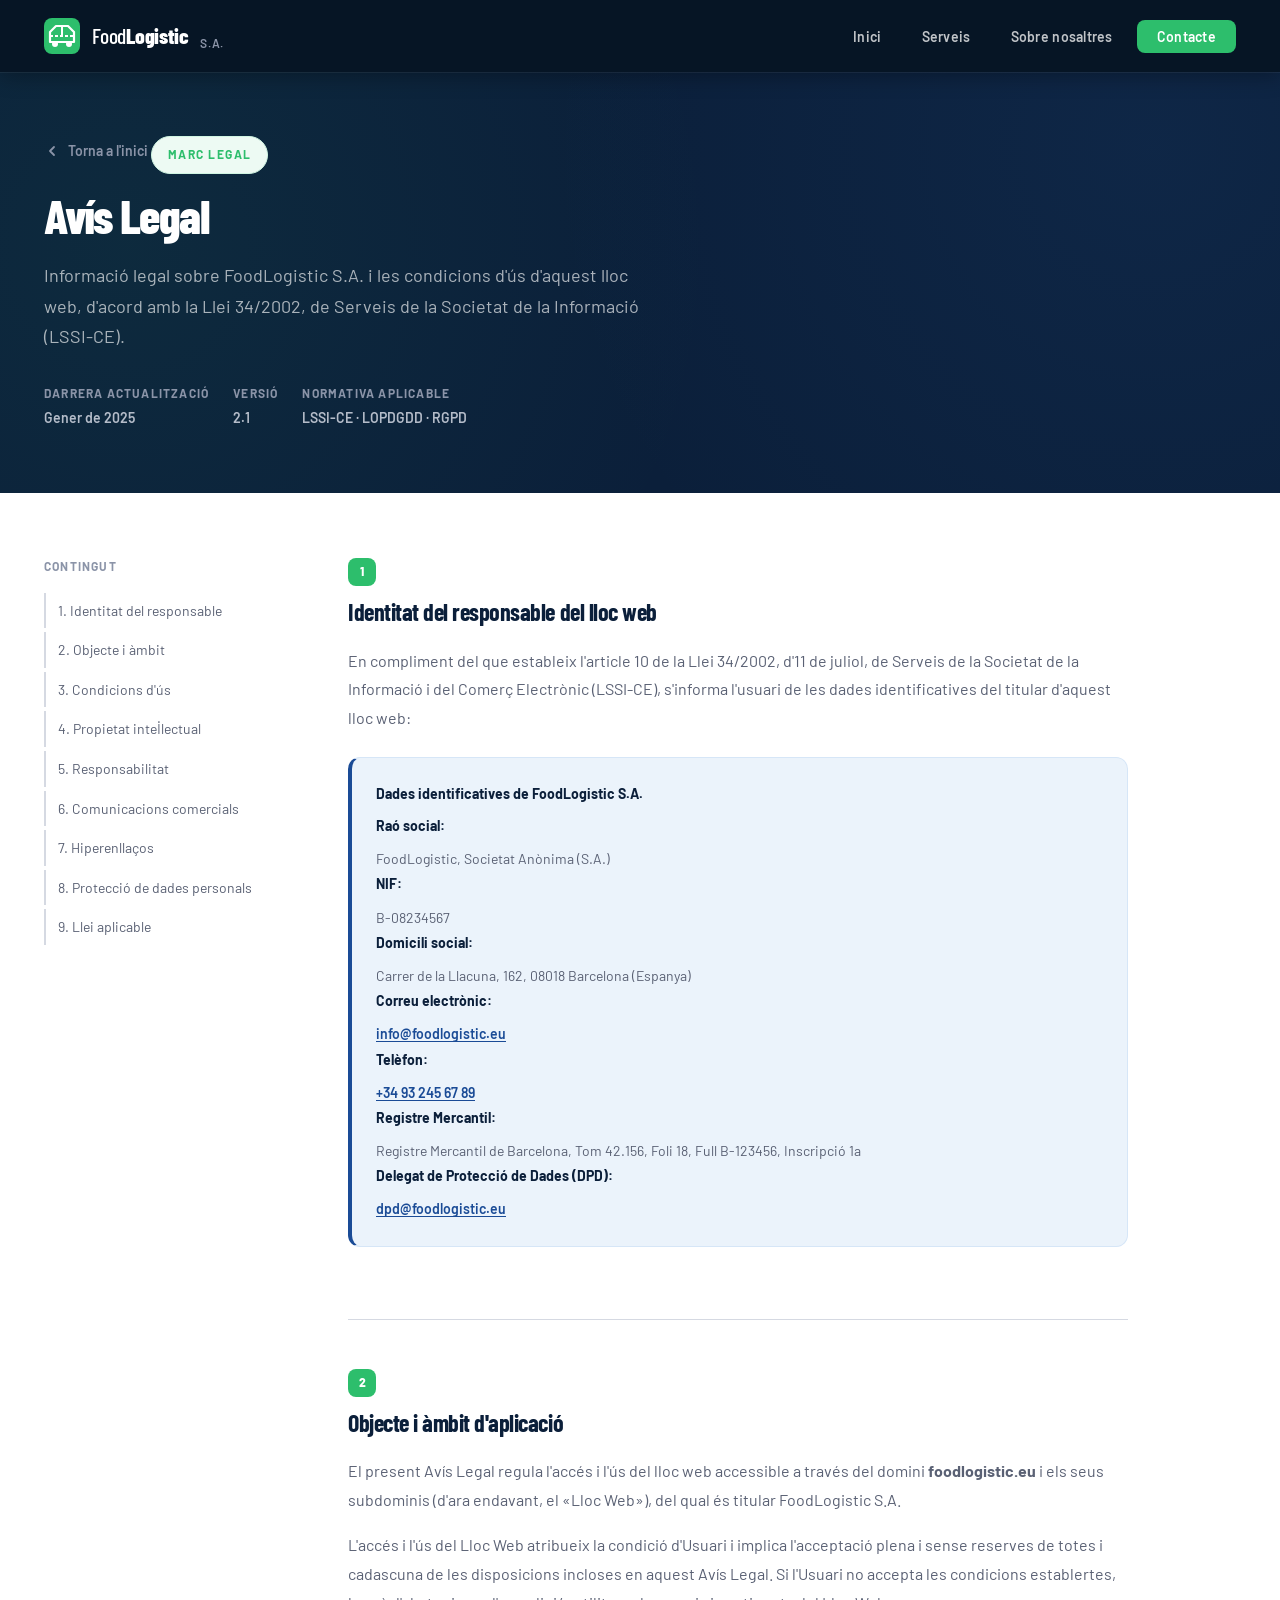
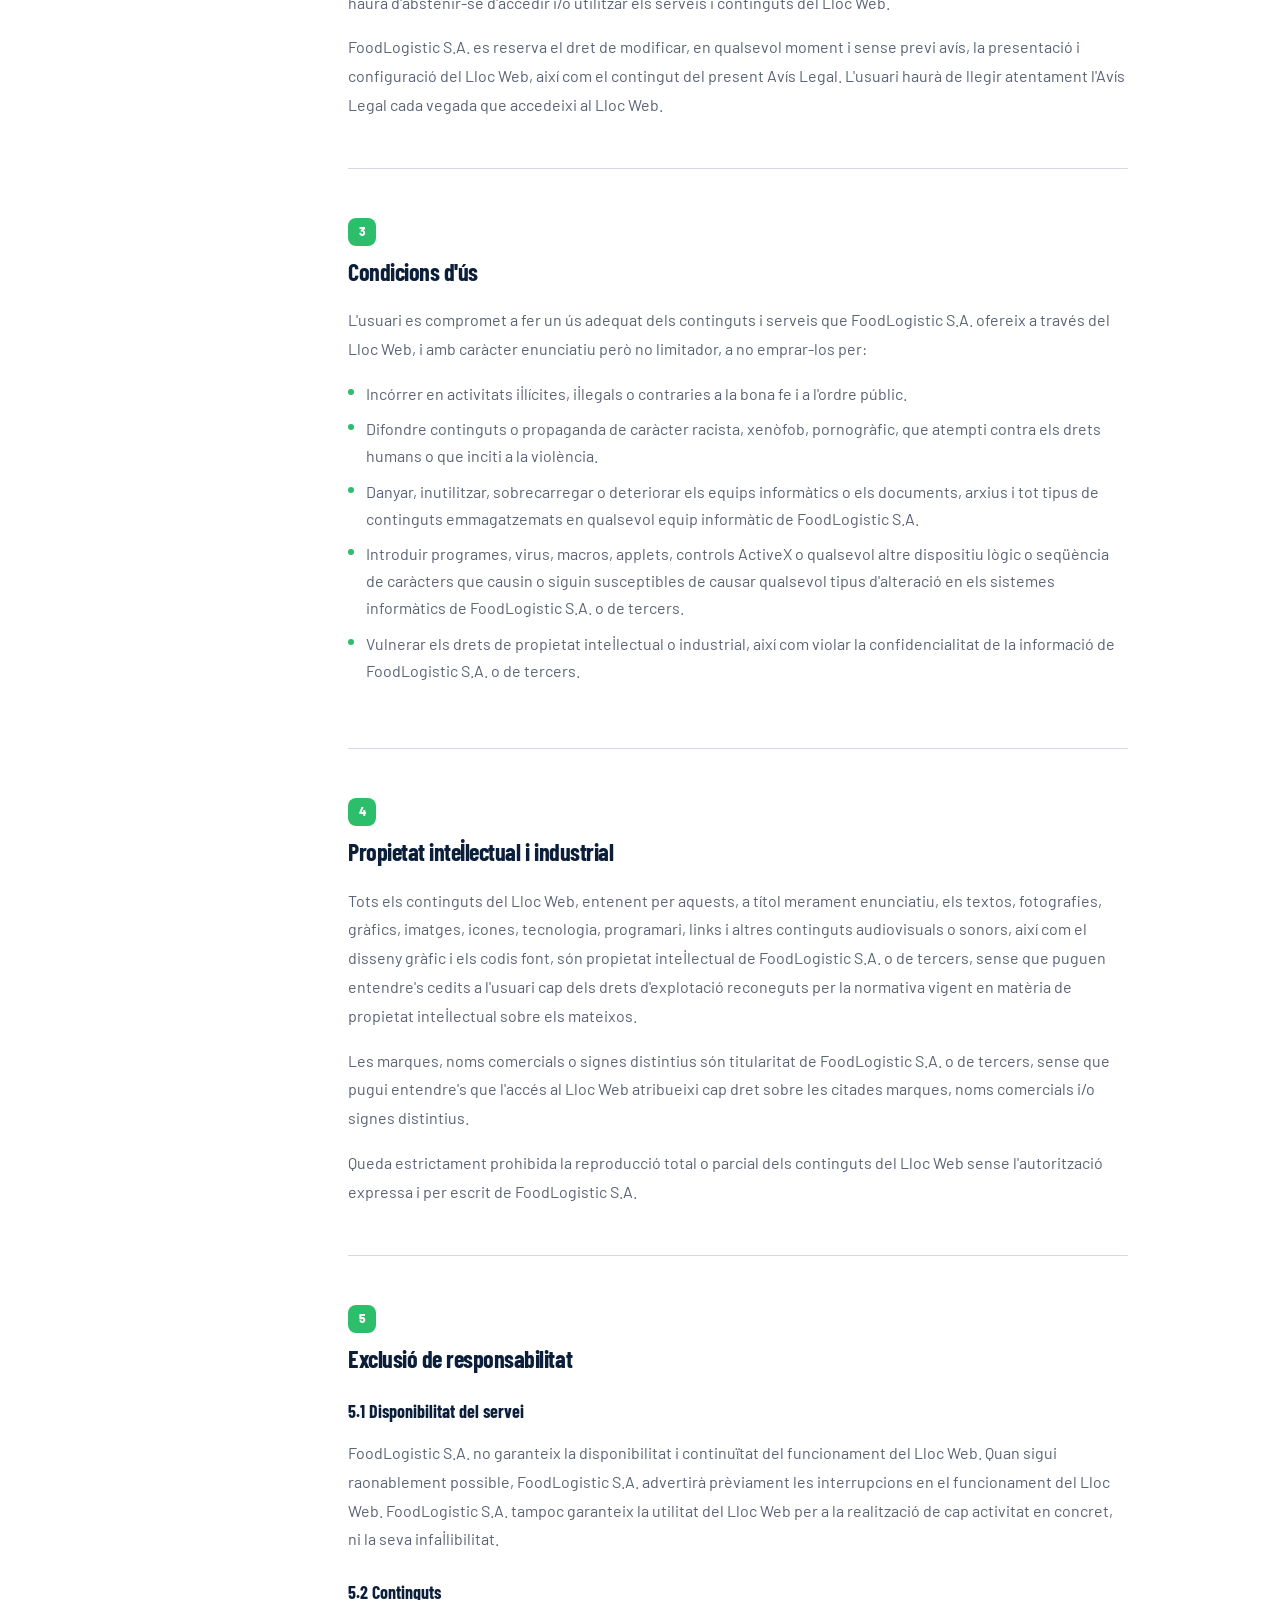
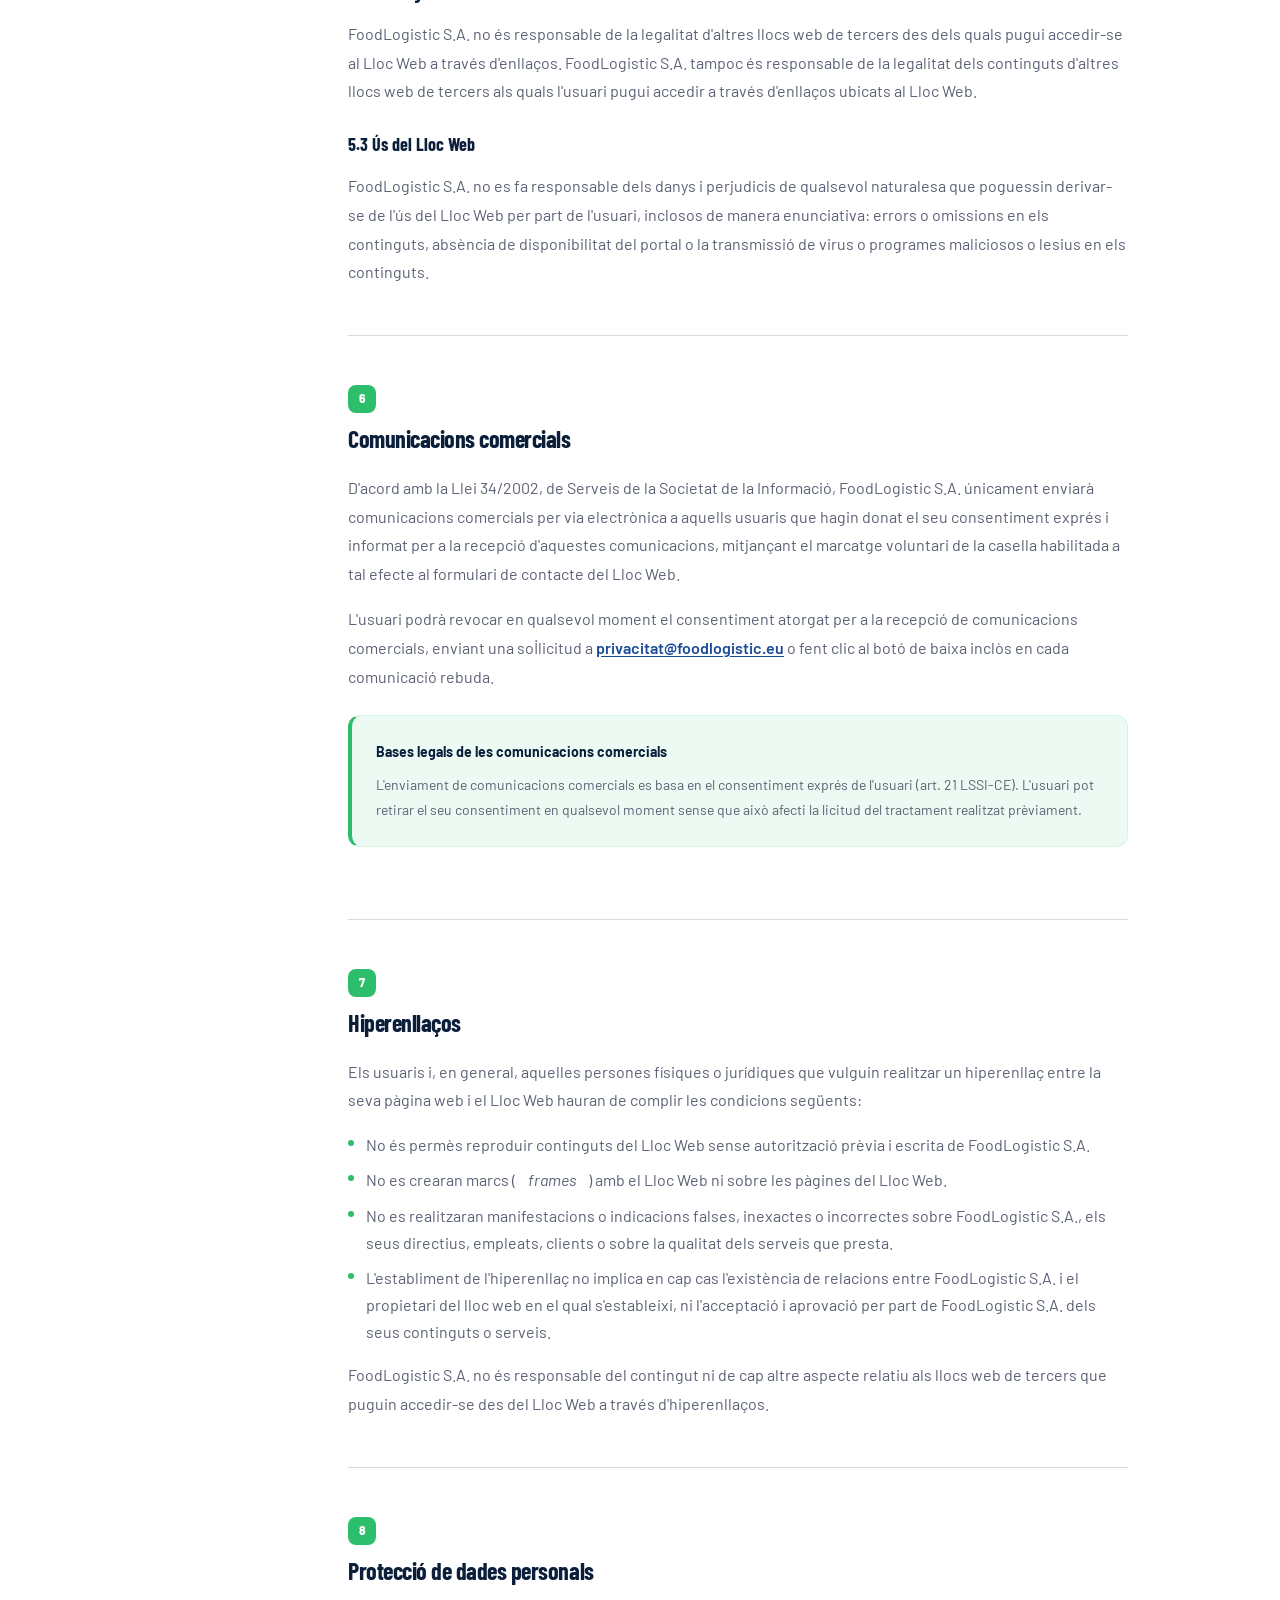
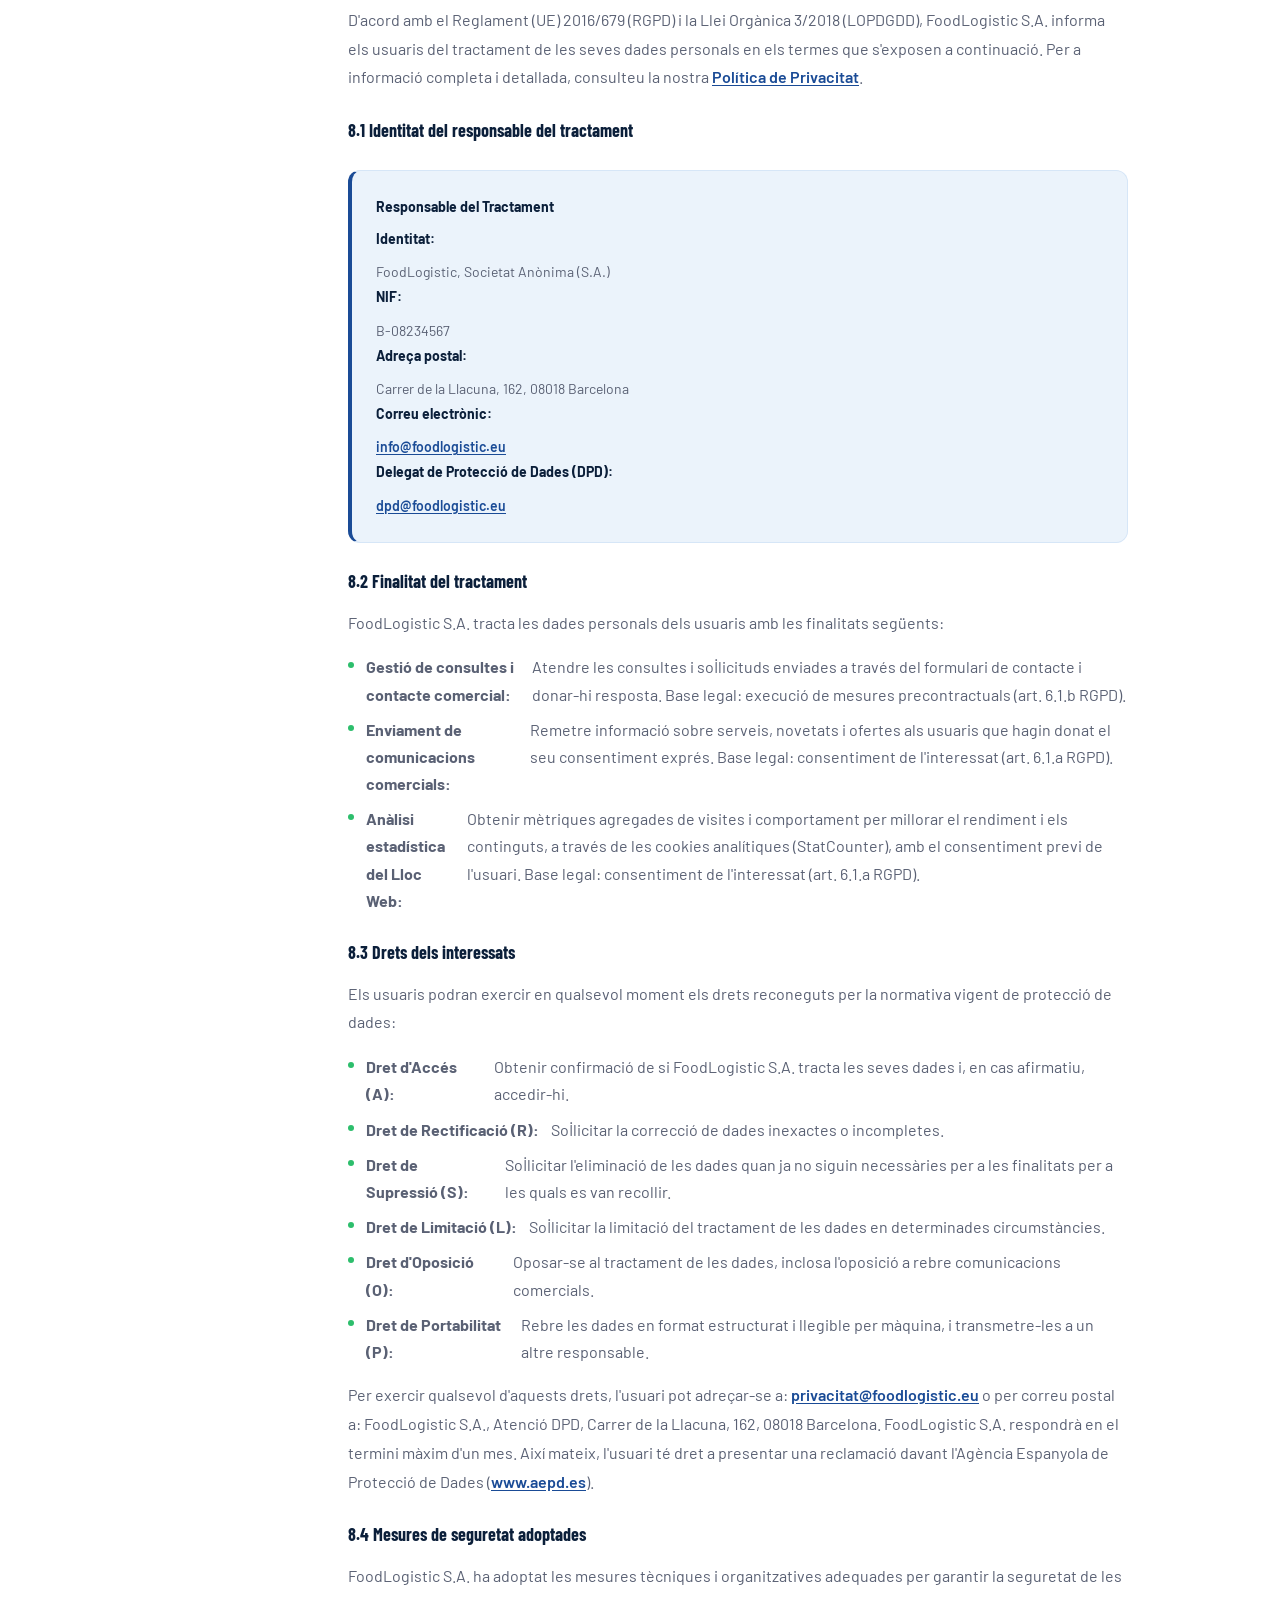
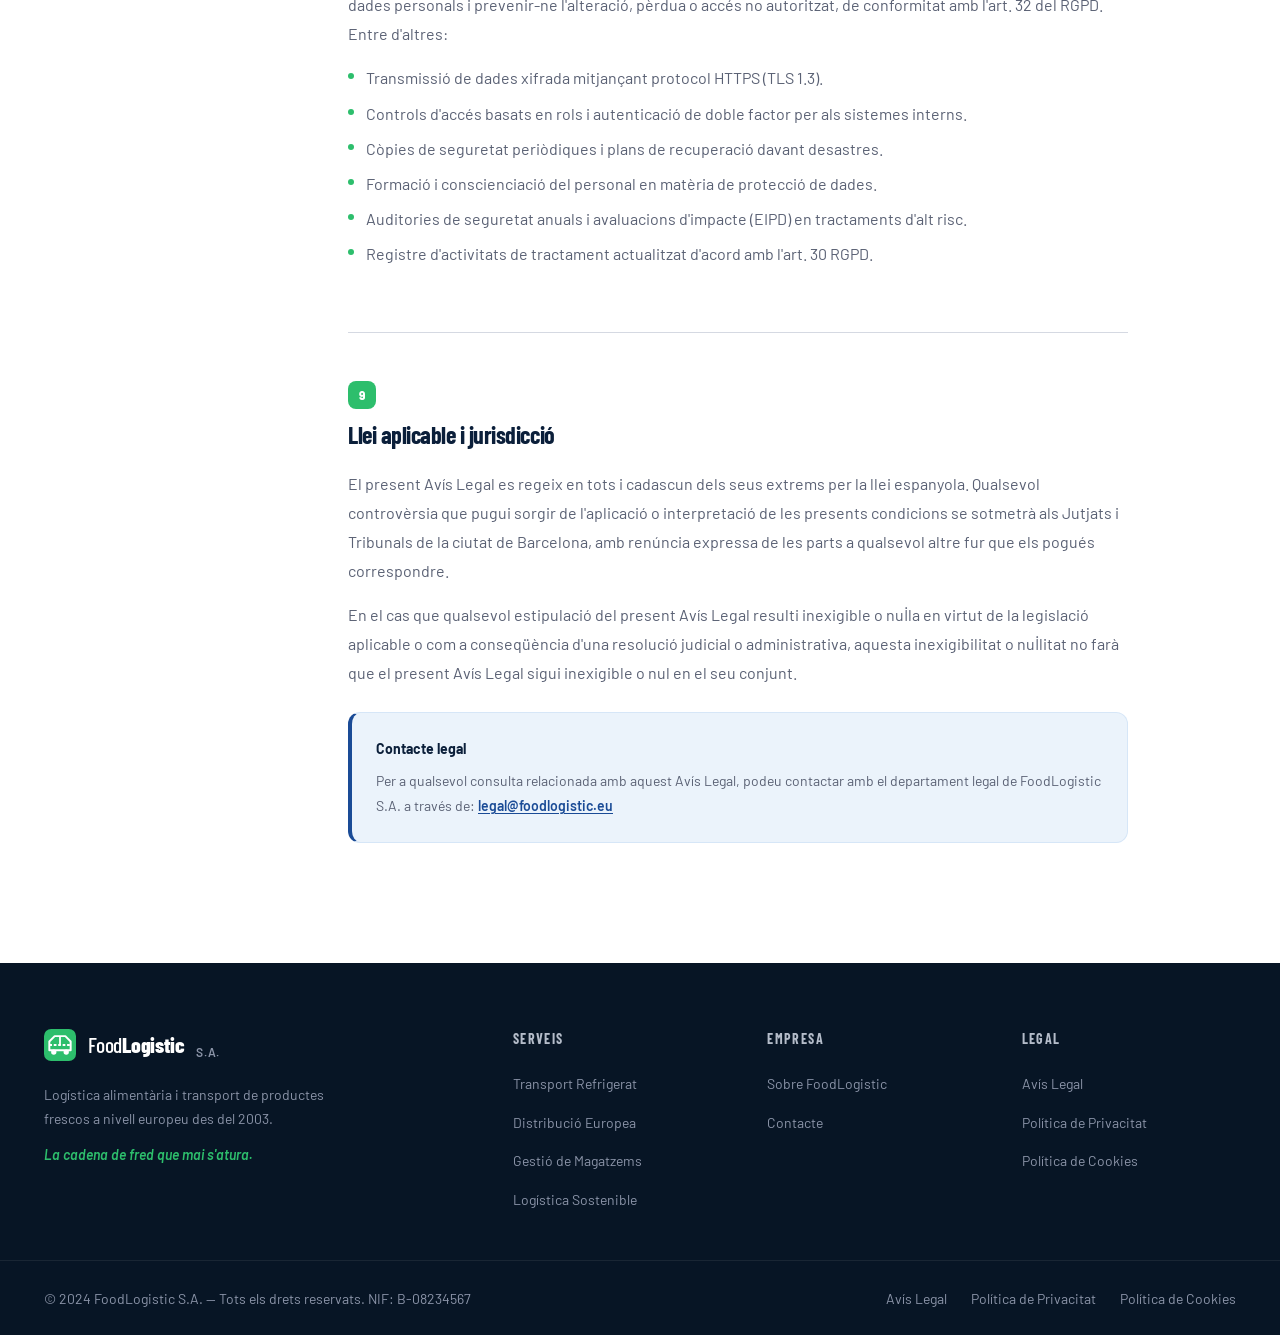
<file: docs/avis-legal.html>
<!DOCTYPE html>
<html lang="ca">
<head>
  <meta charset="UTF-8" />
  <meta name="viewport" content="width=device-width, initial-scale=1.0" />
  <meta name="description" content="Avís Legal de FoodLogistic S.A. — Informació sobre el responsable del lloc web, condicions d'ús, propietat intel·lectual i responsabilitat." />
  <meta name="robots" content="noindex, follow" />
  <title>Avís Legal — FoodLogistic S.A.</title>
  <link rel="preconnect" href="https://fonts.googleapis.com" />
  <link rel="preconnect" href="https://fonts.gstatic.com" crossorigin />
  <link href="https://fonts.googleapis.com/css2?family=Barlow:ital,wght@0,300;0,400;0,600;0,700;0,800;0,900;1,300&family=Barlow+Condensed:wght@500;600;700;800&family=Source+Sans+3:wght@300;400;600&display=swap" rel="stylesheet" />
  <link rel="stylesheet" href="styles.css" />
</head>
<body>

  <!-- NAVIGATION -->
  <header class="site-header scrolled" id="site-header">
    <nav class="nav-container" role="navigation" aria-label="Navegació principal">
      <a href="index.html" class="nav-logo" aria-label="FoodLogistic S.A. — Torna a l'inici">
        <span class="logo-icon" aria-hidden="true">
          <svg width="36" height="36" viewBox="0 0 36 36" fill="none" xmlns="http://www.w3.org/2000/svg">
            <rect width="36" height="36" rx="8" fill="#2DBE6C"/>
            <path d="M6 24V14l6-6h12l6 6v10H6z" fill="none" stroke="white" stroke-width="2.2" stroke-linejoin="round"/>
            <circle cx="11" cy="26" r="3" fill="white"/>
            <circle cx="25" cy="26" r="3" fill="white"/>
            <path d="M6 18h24" stroke="white" stroke-width="2" stroke-dasharray="3 2"/>
            <path d="M18 8v10" stroke="white" stroke-width="2"/>
          </svg>
        </span>
        <span class="logo-text">Food<strong>Logistic</strong></span>
        <span class="logo-tag">S.A.</span>
      </a>
      <button class="nav-toggle" id="nav-toggle" aria-expanded="false" aria-controls="nav-menu" aria-label="Obre o tanca el menú">
        <span></span><span></span><span></span>
      </button>
      <ul class="nav-menu" id="nav-menu" role="list">
        <li><a href="index.html#inici" class="nav-link">Inici</a></li>
        <li><a href="index.html#serveis" class="nav-link">Serveis</a></li>
        <li><a href="index.html#sobre-nosaltres" class="nav-link">Sobre nosaltres</a></li>
        <li><a href="index.html#contacte" class="nav-link nav-cta">Contacte</a></li>
      </ul>
    </nav>
  </header>

  <main>

    <!-- HERO LEGAL -->
    <section class="legal-hero">
      <div class="container legal-hero-inner">
        <a href="index.html" class="legal-hero-back" aria-label="Torna a la pàgina principal">
          <svg width="16" height="16" viewBox="0 0 16 16" fill="none" aria-hidden="true">
            <path d="M10 12L6 8l4-4" stroke="currentColor" stroke-width="1.8" stroke-linecap="round" stroke-linejoin="round"/>
          </svg>
          Torna a l'inici
        </a>
        <span class="section-tag">Marc Legal</span>
        <h1 class="legal-title">Avís Legal</h1>
        <p class="legal-subtitle">Informació legal sobre FoodLogistic S.A. i les condicions d'ús d'aquest lloc web, d'acord amb la Llei 34/2002, de Serveis de la Societat de la Informació (LSSI-CE).</p>
        <div class="legal-meta">
          <div class="legal-meta-item">
            <span class="legal-meta-label">Darrera actualització</span>
            <span class="legal-meta-value">Gener de 2025</span>
          </div>
          <div class="legal-meta-item">
            <span class="legal-meta-label">Versió</span>
            <span class="legal-meta-value">2.1</span>
          </div>
          <div class="legal-meta-item">
            <span class="legal-meta-label">Normativa aplicable</span>
            <span class="legal-meta-value">LSSI-CE · LOPDGDD · RGPD</span>
          </div>
        </div>
      </div>
    </section>

    <!-- CONTINGUT LEGAL -->
    <section class="legal-body">
      <div class="container legal-layout">

        <!-- ÍNDEX LATERAL -->
        <nav class="legal-nav" aria-label="Índex del document">
          <p class="legal-nav-title">Contingut</p>
          <ul class="legal-nav-list" role="list">
            <li><a href="#identitat" class="legal-nav-link">1. Identitat del responsable</a></li>
            <li><a href="#objecte" class="legal-nav-link">2. Objecte i àmbit</a></li>
            <li><a href="#condicions" class="legal-nav-link">3. Condicions d'ús</a></li>
            <li><a href="#propietat" class="legal-nav-link">4. Propietat intel·lectual</a></li>
            <li><a href="#responsabilitat" class="legal-nav-link">5. Responsabilitat</a></li>
            <li><a href="#comunicacions" class="legal-nav-link">6. Comunicacions comercials</a></li>
            <li><a href="#hiperenllacos" class="legal-nav-link">7. Hiperenllaços</a></li>
            <li><a href="#proteccio-dades" class="legal-nav-link">8. Protecció de dades personals</a></li>
            <li><a href="#llei" class="legal-nav-link">9. Llei aplicable</a></li>
          </ul>
        </nav>

        <!-- CONTINGUT -->
        <div class="legal-content">

          <div class="legal-section" id="identitat">
            <div class="legal-section-num" aria-hidden="true">1</div>
            <h2>Identitat del responsable del lloc web</h2>
            <p>En compliment del que estableix l'article 10 de la Llei 34/2002, d'11 de juliol, de Serveis de la Societat de la Informació i del Comerç Electrònic (LSSI-CE), s'informa l'usuari de les dades identificatives del titular d'aquest lloc web:</p>

            <div class="legal-info-box">
              <strong>Dades identificatives de FoodLogistic S.A.</strong>
              <p><strong>Raó social:</strong> FoodLogistic, Societat Anònima (S.A.)<br/>
              <strong>NIF:</strong> B-08234567<br/>
              <strong>Domicili social:</strong> Carrer de la Llacuna, 162, 08018 Barcelona (Espanya)<br/>
              <strong>Correu electrònic:</strong> <a href="mailto:info@foodlogistic.eu">info@foodlogistic.eu</a><br/>
              <strong>Telèfon:</strong> <a href="tel:+34932456789">+34 93 245 67 89</a><br/>
              <strong>Registre Mercantil:</strong> Registre Mercantil de Barcelona, Tom 42.156, Foli 18, Full B-123456, Inscripció 1a<br/>
              <strong>Delegat de Protecció de Dades (DPD):</strong> <a href="mailto:dpd@foodlogistic.eu">dpd@foodlogistic.eu</a></p>
            </div>
          </div>

          <div class="legal-section" id="objecte">
            <div class="legal-section-num" aria-hidden="true">2</div>
            <h2>Objecte i àmbit d'aplicació</h2>
            <p>El present Avís Legal regula l'accés i l'ús del lloc web accessible a través del domini <strong>foodlogistic.eu</strong> i els seus subdominis (d'ara endavant, el «Lloc Web»), del qual és titular FoodLogistic S.A.</p>
            <p>L'accés i l'ús del Lloc Web atribueix la condició d'Usuari i implica l'acceptació plena i sense reserves de totes i cadascuna de les disposicions incloses en aquest Avís Legal. Si l'Usuari no accepta les condicions establertes, haurà d'abstenir-se d'accedir i/o utilitzar els serveis i continguts del Lloc Web.</p>
            <p>FoodLogistic S.A. es reserva el dret de modificar, en qualsevol moment i sense previ avís, la presentació i configuració del Lloc Web, així com el contingut del present Avís Legal. L'usuari haurà de llegir atentament l'Avís Legal cada vegada que accedeixi al Lloc Web.</p>
          </div>

          <div class="legal-section" id="condicions">
            <div class="legal-section-num" aria-hidden="true">3</div>
            <h2>Condicions d'ús</h2>
            <p>L'usuari es compromet a fer un ús adequat dels continguts i serveis que FoodLogistic S.A. ofereix a través del Lloc Web, i amb caràcter enunciatiu però no limitador, a no emprar-los per:</p>
            <ul>
              <li>Incórrer en activitats il·lícites, il·legals o contraries a la bona fe i a l'ordre públic.</li>
              <li>Difondre continguts o propaganda de caràcter racista, xenòfob, pornogràfic, que atempti contra els drets humans o que inciti a la violència.</li>
              <li>Danyar, inutilitzar, sobrecarregar o deteriorar els equips informàtics o els documents, arxius i tot tipus de continguts emmagatzemats en qualsevol equip informàtic de FoodLogistic S.A.</li>
              <li>Introduir programes, virus, macros, applets, controls ActiveX o qualsevol altre dispositiu lògic o seqüència de caràcters que causin o siguin susceptibles de causar qualsevol tipus d'alteració en els sistemes informàtics de FoodLogistic S.A. o de tercers.</li>
              <li>Vulnerar els drets de propietat intel·lectual o industrial, així com violar la confidencialitat de la informació de FoodLogistic S.A. o de tercers.</li>
            </ul>
          </div>

          <div class="legal-section" id="propietat">
            <div class="legal-section-num" aria-hidden="true">4</div>
            <h2>Propietat intel·lectual i industrial</h2>
            <p>Tots els continguts del Lloc Web, entenent per aquests, a títol merament enunciatiu, els textos, fotografies, gràfics, imatges, icones, tecnologia, programari, links i altres continguts audiovisuals o sonors, així com el disseny gràfic i els codis font, són propietat intel·lectual de FoodLogistic S.A. o de tercers, sense que puguen entendre's cedits a l'usuari cap dels drets d'explotació reconeguts per la normativa vigent en matèria de propietat intel·lectual sobre els mateixos.</p>
            <p>Les marques, noms comercials o signes distintius són titularitat de FoodLogistic S.A. o de tercers, sense que pugui entendre's que l'accés al Lloc Web atribueixi cap dret sobre les citades marques, noms comercials i/o signes distintius.</p>
            <p>Queda estrictament prohibida la reproducció total o parcial dels continguts del Lloc Web sense l'autorització expressa i per escrit de FoodLogistic S.A.</p>
          </div>

          <div class="legal-section" id="responsabilitat">
            <div class="legal-section-num" aria-hidden="true">5</div>
            <h2>Exclusió de responsabilitat</h2>
            <h3>5.1 Disponibilitat del servei</h3>
            <p>FoodLogistic S.A. no garanteix la disponibilitat i continuïtat del funcionament del Lloc Web. Quan sigui raonablement possible, FoodLogistic S.A. advertirà prèviament les interrupcions en el funcionament del Lloc Web. FoodLogistic S.A. tampoc garanteix la utilitat del Lloc Web per a la realització de cap activitat en concret, ni la seva infal·libilitat.</p>

            <h3>5.2 Continguts</h3>
            <p>FoodLogistic S.A. no és responsable de la legalitat d'altres llocs web de tercers des dels quals pugui accedir-se al Lloc Web a través d'enllaços. FoodLogistic S.A. tampoc és responsable de la legalitat dels continguts d'altres llocs web de tercers als quals l'usuari pugui accedir a través d'enllaços ubicats al Lloc Web.</p>

            <h3>5.3 Ús del Lloc Web</h3>
            <p>FoodLogistic S.A. no es fa responsable dels danys i perjudicis de qualsevol naturalesa que poguessin derivar-se de l'ús del Lloc Web per part de l'usuari, inclosos de manera enunciativa: errors o omissions en els continguts, absència de disponibilitat del portal o la transmissió de virus o programes maliciosos o lesius en els continguts.</p>
          </div>

          <div class="legal-section" id="comunicacions">
            <div class="legal-section-num" aria-hidden="true">6</div>
            <h2>Comunicacions comercials</h2>
            <p>D'acord amb la Llei 34/2002, de Serveis de la Societat de la Informació, FoodLogistic S.A. únicament enviarà comunicacions comercials per via electrònica a aquells usuaris que hagin donat el seu consentiment exprés i informat per a la recepció d'aquestes comunicacions, mitjançant el marcatge voluntari de la casella habilitada a tal efecte al formulari de contacte del Lloc Web.</p>
            <p>L'usuari podrà revocar en qualsevol moment el consentiment atorgat per a la recepció de comunicacions comercials, enviant una sol·licitud a <a href="mailto:privacitat@foodlogistic.eu">privacitat@foodlogistic.eu</a> o fent clic al botó de baixa inclòs en cada comunicació rebuda.</p>

            <div class="legal-info-box green">
              <strong>Bases legals de les comunicacions comercials</strong>
              <p>L'enviament de comunicacions comercials es basa en el consentiment exprés de l'usuari (art. 21 LSSI-CE). L'usuari pot retirar el seu consentiment en qualsevol moment sense que això afecti la licitud del tractament realitzat prèviament.</p>
            </div>
          </div>

          <div class="legal-section" id="hiperenllacos">
            <div class="legal-section-num" aria-hidden="true">7</div>
            <h2>Hiperenllaços</h2>
            <p>Els usuaris i, en general, aquelles persones físiques o jurídiques que vulguin realitzar un hiperenllaç entre la seva pàgina web i el Lloc Web hauran de complir les condicions següents:</p>
            <ul>
              <li>No és permès reproduir continguts del Lloc Web sense autorització prèvia i escrita de FoodLogistic S.A.</li>
              <li>No es crearan marcs (<em>frames</em>) amb el Lloc Web ni sobre les pàgines del Lloc Web.</li>
              <li>No es realitzaran manifestacions o indicacions falses, inexactes o incorrectes sobre FoodLogistic S.A., els seus directius, empleats, clients o sobre la qualitat dels serveis que presta.</li>
              <li>L'establiment de l'hiperenllaç no implica en cap cas l'existència de relacions entre FoodLogistic S.A. i el propietari del lloc web en el qual s'estableixi, ni l'acceptació i aprovació per part de FoodLogistic S.A. dels seus continguts o serveis.</li>
            </ul>
            <p>FoodLogistic S.A. no és responsable del contingut ni de cap altre aspecte relatiu als llocs web de tercers que puguin accedir-se des del Lloc Web a través d'hiperenllaços.</p>
          </div>

          <div class="legal-section" id="proteccio-dades">
            <div class="legal-section-num" aria-hidden="true">8</div>
            <h2>Protecció de dades personals</h2>
            <p>D'acord amb el Reglament (UE) 2016/679 (RGPD) i la Llei Orgànica 3/2018 (LOPDGDD), FoodLogistic S.A. informa els usuaris del tractament de les seves dades personals en els termes que s'exposen a continuació. Per a informació completa i detallada, consulteu la nostra <a href="politica-privacitat.html">Política de Privacitat</a>.</p>

            <h3>8.1 Identitat del responsable del tractament</h3>
            <div class="legal-info-box">
              <strong>Responsable del Tractament</strong>
              <p><strong>Identitat:</strong> FoodLogistic, Societat Anònima (S.A.)<br/>
              <strong>NIF:</strong> B-08234567<br/>
              <strong>Adreça postal:</strong> Carrer de la Llacuna, 162, 08018 Barcelona<br/>
              <strong>Correu electrònic:</strong> <a href="mailto:info@foodlogistic.eu">info@foodlogistic.eu</a><br/>
              <strong>Delegat de Protecció de Dades (DPD):</strong> <a href="mailto:dpd@foodlogistic.eu">dpd@foodlogistic.eu</a></p>
            </div>

            <h3>8.2 Finalitat del tractament</h3>
            <p>FoodLogistic S.A. tracta les dades personals dels usuaris amb les finalitats següents:</p>
            <ul>
              <li><strong>Gestió de consultes i contacte comercial:</strong> Atendre les consultes i sol·licituds enviades a través del formulari de contacte i donar-hi resposta. Base legal: execució de mesures precontractuals (art. 6.1.b RGPD).</li>
              <li><strong>Enviament de comunicacions comercials:</strong> Remetre informació sobre serveis, novetats i ofertes als usuaris que hagin donat el seu consentiment exprés. Base legal: consentiment de l'interessat (art. 6.1.a RGPD).</li>
              <li><strong>Anàlisi estadística del Lloc Web:</strong> Obtenir mètriques agregades de visites i comportament per millorar el rendiment i els continguts, a través de les cookies analítiques (StatCounter), amb el consentiment previ de l'usuari. Base legal: consentiment de l'interessat (art. 6.1.a RGPD).</li>
            </ul>

            <h3>8.3 Drets dels interessats</h3>
            <p>Els usuaris podran exercir en qualsevol moment els drets reconeguts per la normativa vigent de protecció de dades:</p>
            <ul>
              <li><strong>Dret d'Accés (A):</strong> Obtenir confirmació de si FoodLogistic S.A. tracta les seves dades i, en cas afirmatiu, accedir-hi.</li>
              <li><strong>Dret de Rectificació (R):</strong> Sol·licitar la correcció de dades inexactes o incompletes.</li>
              <li><strong>Dret de Supressió (S):</strong> Sol·licitar l'eliminació de les dades quan ja no siguin necessàries per a les finalitats per a les quals es van recollir.</li>
              <li><strong>Dret de Limitació (L):</strong> Sol·licitar la limitació del tractament de les dades en determinades circumstàncies.</li>
              <li><strong>Dret d'Oposició (O):</strong> Oposar-se al tractament de les dades, inclosa l'oposició a rebre comunicacions comercials.</li>
              <li><strong>Dret de Portabilitat (P):</strong> Rebre les dades en format estructurat i llegible per màquina, i transmetre-les a un altre responsable.</li>
            </ul>
            <p>Per exercir qualsevol d'aquests drets, l'usuari pot adreçar-se a: <a href="mailto:privacitat@foodlogistic.eu">privacitat@foodlogistic.eu</a> o per correu postal a: FoodLogistic S.A., Atenció DPD, Carrer de la Llacuna, 162, 08018 Barcelona. FoodLogistic S.A. respondrà en el termini màxim d'un mes. Així mateix, l'usuari té dret a presentar una reclamació davant l'Agència Espanyola de Protecció de Dades (<a href="https://www.aepd.es" target="_blank" rel="noopener">www.aepd.es</a>).</p>

            <h3>8.4 Mesures de seguretat adoptades</h3>
            <p>FoodLogistic S.A. ha adoptat les mesures tècniques i organitzatives adequades per garantir la seguretat de les dades personals i prevenir-ne l'alteració, pèrdua o accés no autoritzat, de conformitat amb l'art. 32 del RGPD. Entre d'altres:</p>
            <ul>
              <li>Transmissió de dades xifrada mitjançant protocol HTTPS (TLS 1.3).</li>
              <li>Controls d'accés basats en rols i autenticació de doble factor per als sistemes interns.</li>
              <li>Còpies de seguretat periòdiques i plans de recuperació davant desastres.</li>
              <li>Formació i conscienciació del personal en matèria de protecció de dades.</li>
              <li>Auditories de seguretat anuals i avaluacions d'impacte (EIPD) en tractaments d'alt risc.</li>
              <li>Registre d'activitats de tractament actualitzat d'acord amb l'art. 30 RGPD.</li>
            </ul>
          </div>

          <div class="legal-section" id="llei">
            <div class="legal-section-num" aria-hidden="true">9</div>
            <h2>Llei aplicable i jurisdicció</h2>
            <p>El present Avís Legal es regeix en tots i cadascun dels seus extrems per la llei espanyola. Qualsevol controvèrsia que pugui sorgir de l'aplicació o interpretació de les presents condicions se sotmetrà als Jutjats i Tribunals de la ciutat de Barcelona, amb renúncia expressa de les parts a qualsevol altre fur que els pogués correspondre.</p>
            <p>En el cas que qualsevol estipulació del present Avís Legal resulti inexigible o nul·la en virtut de la legislació aplicable o com a conseqüència d'una resolució judicial o administrativa, aquesta inexigibilitat o nul·litat no farà que el present Avís Legal sigui inexigible o nul en el seu conjunt.</p>

            <div class="legal-info-box">
              <strong>Contacte legal</strong>
              <p>Per a qualsevol consulta relacionada amb aquest Avís Legal, podeu contactar amb el departament legal de FoodLogistic S.A. a través de: <a href="mailto:legal@foodlogistic.eu">legal@foodlogistic.eu</a></p>
            </div>
          </div>

        </div>
      </div>
    </section>

  </main>

  <!-- FOOTER -->
  <footer class="site-footer" role="contentinfo">
    <div class="footer-main">
      <div class="container footer-grid">
        <div class="footer-brand">
          <a href="index.html" class="nav-logo footer-logo">
            <span class="logo-icon" aria-hidden="true">
              <svg width="32" height="32" viewBox="0 0 36 36" fill="none">
                <rect width="36" height="36" rx="8" fill="#2DBE6C"/>
                <path d="M6 24V14l6-6h12l6 6v10H6z" fill="none" stroke="white" stroke-width="2.2" stroke-linejoin="round"/>
                <circle cx="11" cy="26" r="3" fill="white"/>
                <circle cx="25" cy="26" r="3" fill="white"/>
                <path d="M6 18h24" stroke="white" stroke-width="2" stroke-dasharray="3 2"/>
                <path d="M18 8v10" stroke="white" stroke-width="2"/>
              </svg>
            </span>
            <span class="logo-text">Food<strong>Logistic</strong></span>
            <span class="logo-tag">S.A.</span>
          </a>
          <p class="footer-brand-desc">Logística alimentària i transport de productes frescos a nivell europeu des del 2003.</p>
          <p class="footer-slogan">La cadena de fred que mai s'atura.</p>
        </div>
        <div class="footer-col">
          <h4 class="footer-heading">Serveis</h4>
          <ul class="footer-links" role="list">
            <li><a href="index.html#serveis">Transport Refrigerat</a></li>
            <li><a href="index.html#serveis">Distribució Europea</a></li>
            <li><a href="index.html#serveis">Gestió de Magatzems</a></li>
            <li><a href="index.html#serveis">Logística Sostenible</a></li>
          </ul>
        </div>
        <div class="footer-col">
          <h4 class="footer-heading">Empresa</h4>
          <ul class="footer-links" role="list">
            <li><a href="index.html#sobre-nosaltres">Sobre FoodLogistic</a></li>
            <li><a href="index.html#contacte">Contacte</a></li>
          </ul>
        </div>
        <div class="footer-col">
          <h4 class="footer-heading">Legal</h4>
          <ul class="footer-links" role="list">
            <li><a href="avis-legal.html" aria-current="page">Avís Legal</a></li>
            <li><a href="politica-privacitat.html">Política de Privacitat</a></li>
            <li><a href="politica-cookies.html">Política de Cookies</a></li>
          </ul>
        </div>
      </div>
    </div>
    <div class="footer-bottom">
      <div class="container footer-bottom-inner">
        <p class="footer-copy">© 2024 FoodLogistic S.A. — Tots els drets reservats. NIF: B-08234567</p>
        <nav aria-label="Enllaços legals">
          <ul class="footer-legal" role="list">
            <li><a href="avis-legal.html">Avís Legal</a></li>
            <li><a href="politica-privacitat.html">Política de Privacitat</a></li>
            <li><a href="politica-cookies.html">Política de Cookies</a></li>
          </ul>
        </nav>
      </div>
    </div>
  </footer>

  <script>
    const toggle = document.getElementById('nav-toggle');
    const menu = document.getElementById('nav-menu');
    toggle.addEventListener('click', () => {
      const open = toggle.getAttribute('aria-expanded') === 'true';
      toggle.setAttribute('aria-expanded', String(!open));
      menu.classList.toggle('open', !open);
      toggle.classList.toggle('open', !open);
    });
  </script>
</body>
</html>
</file>
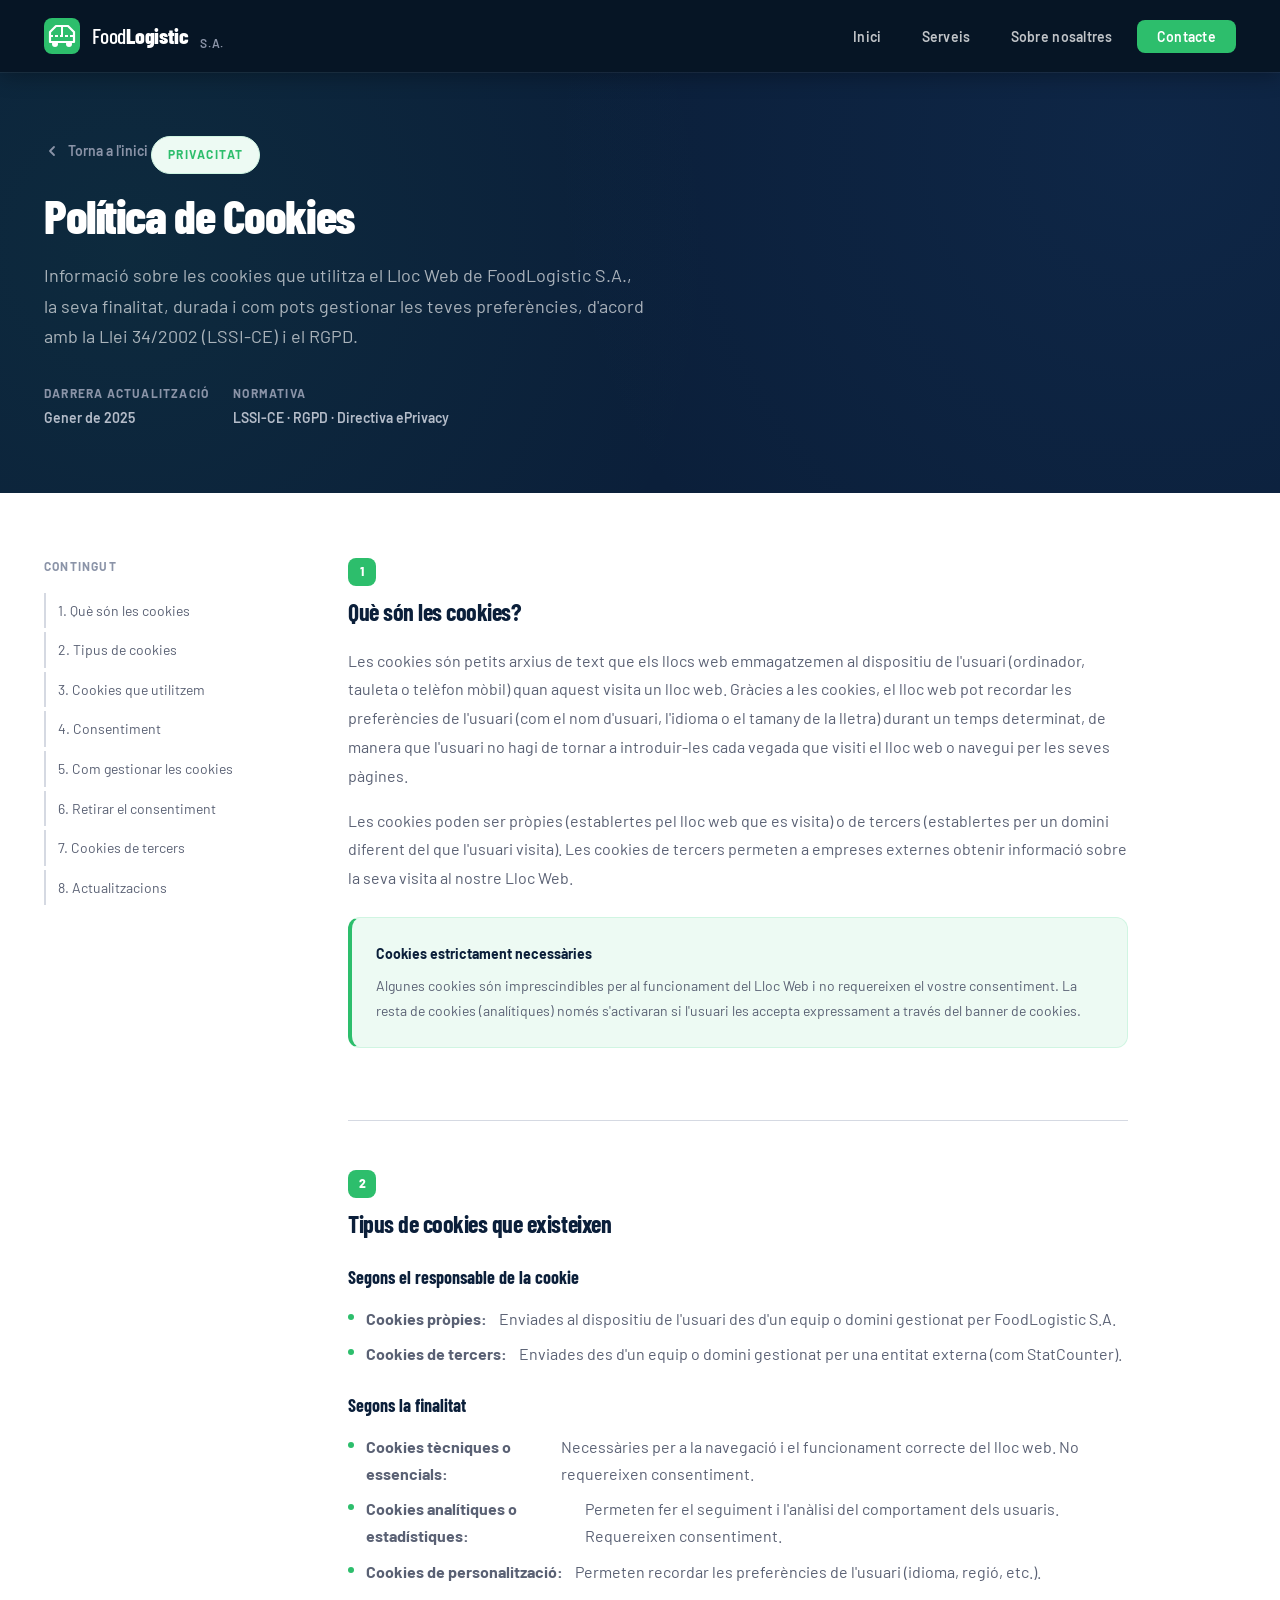
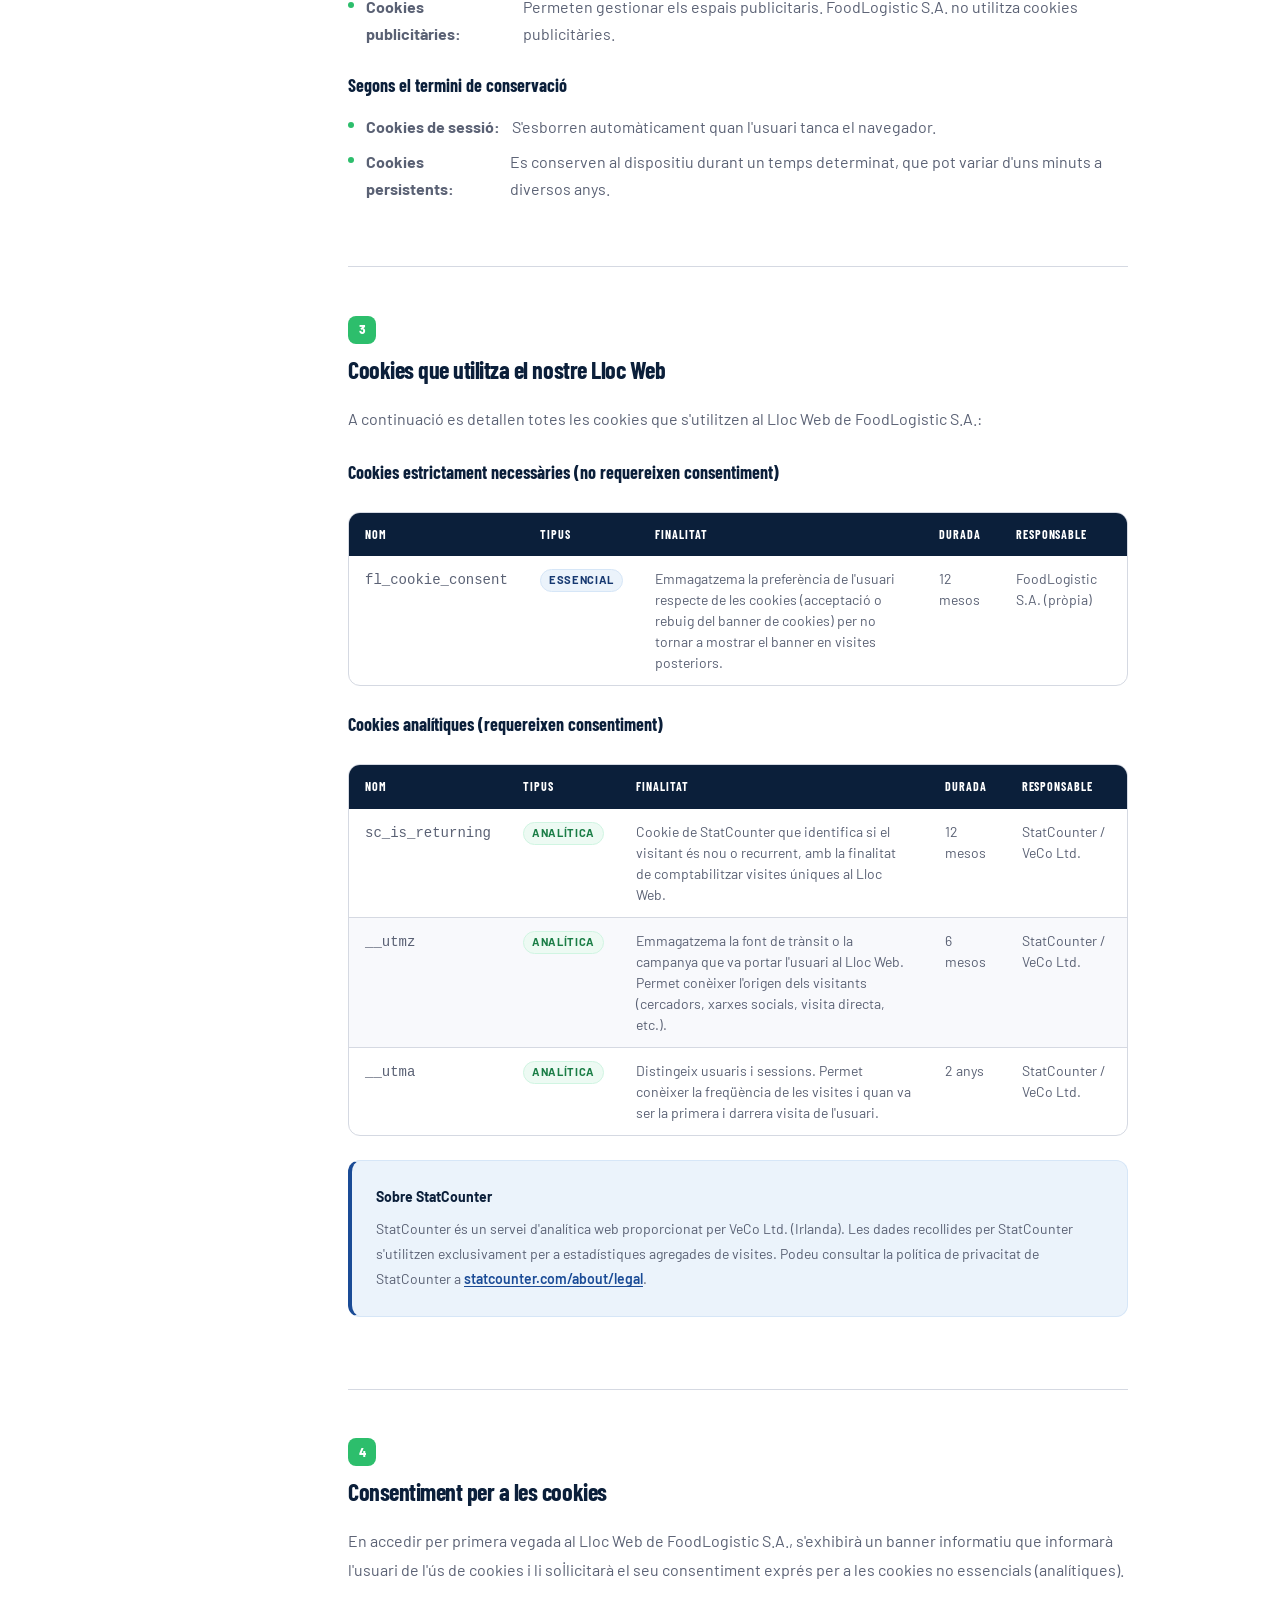
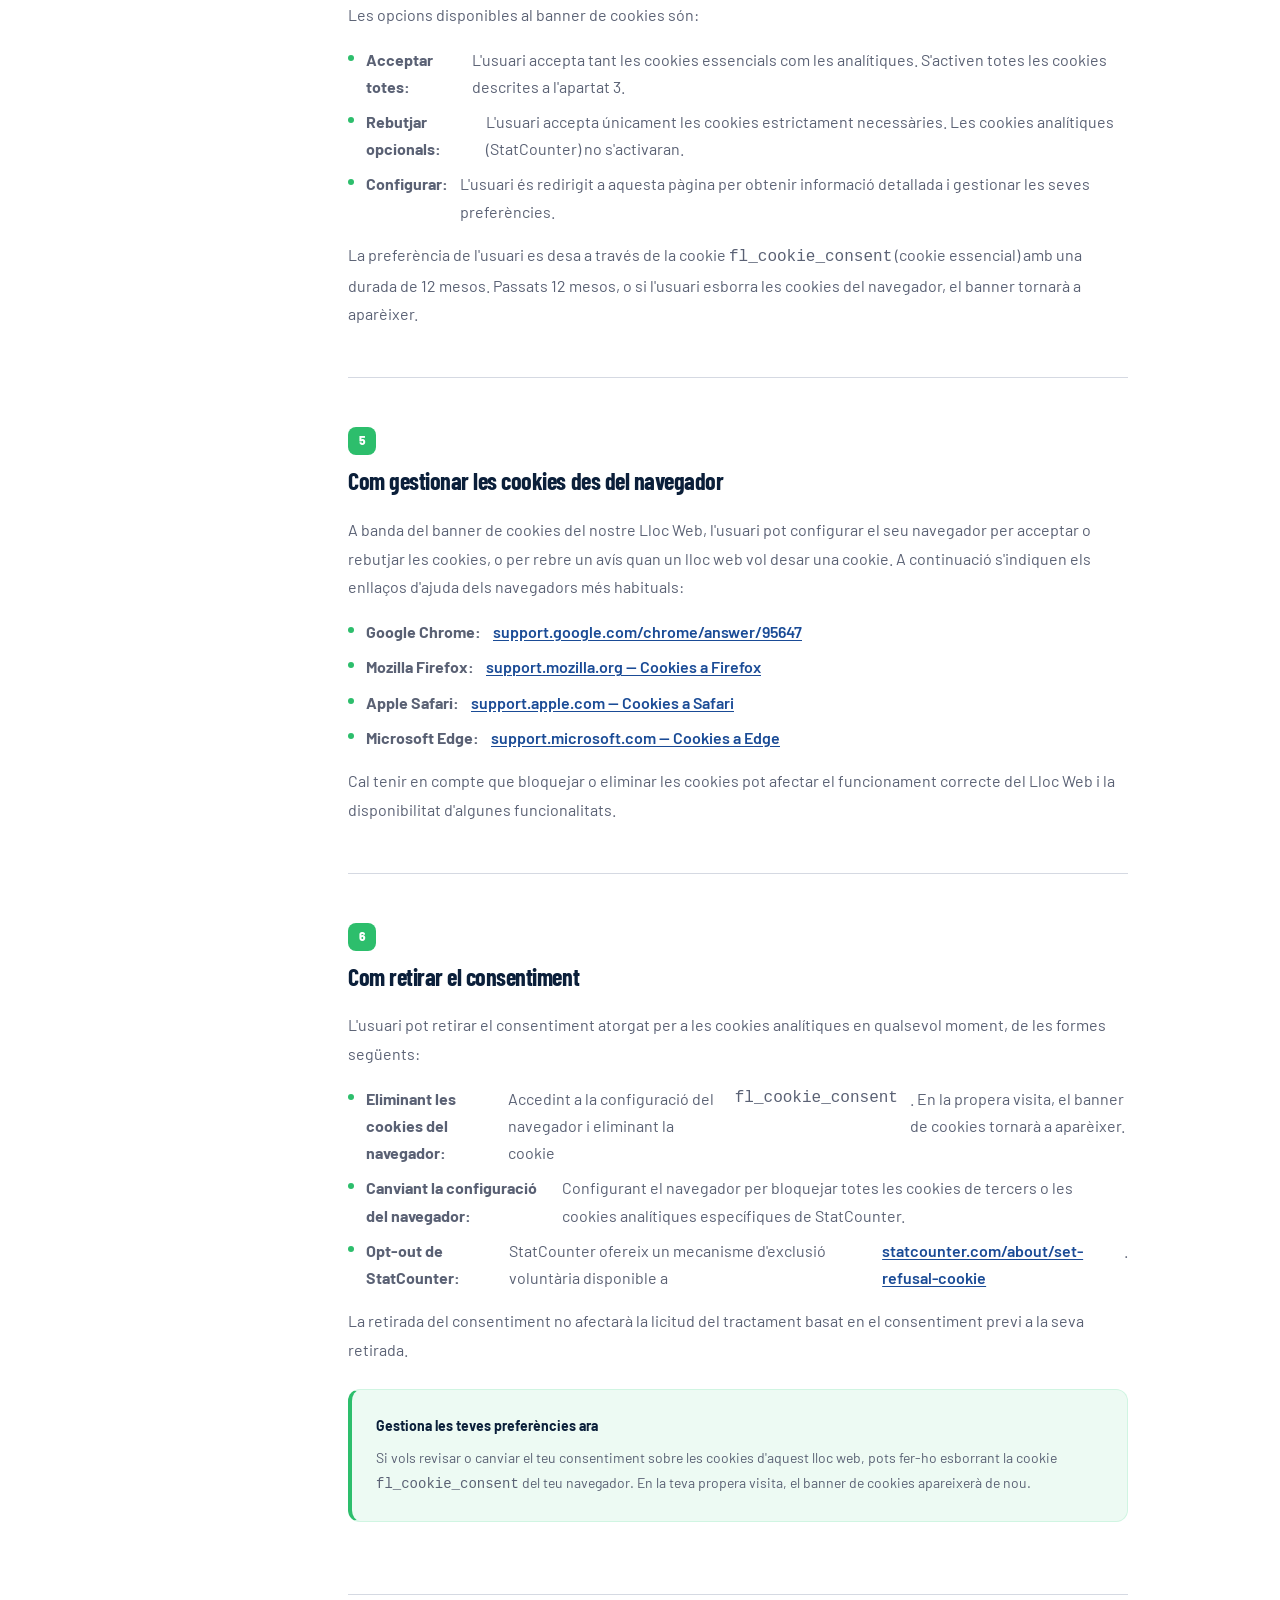
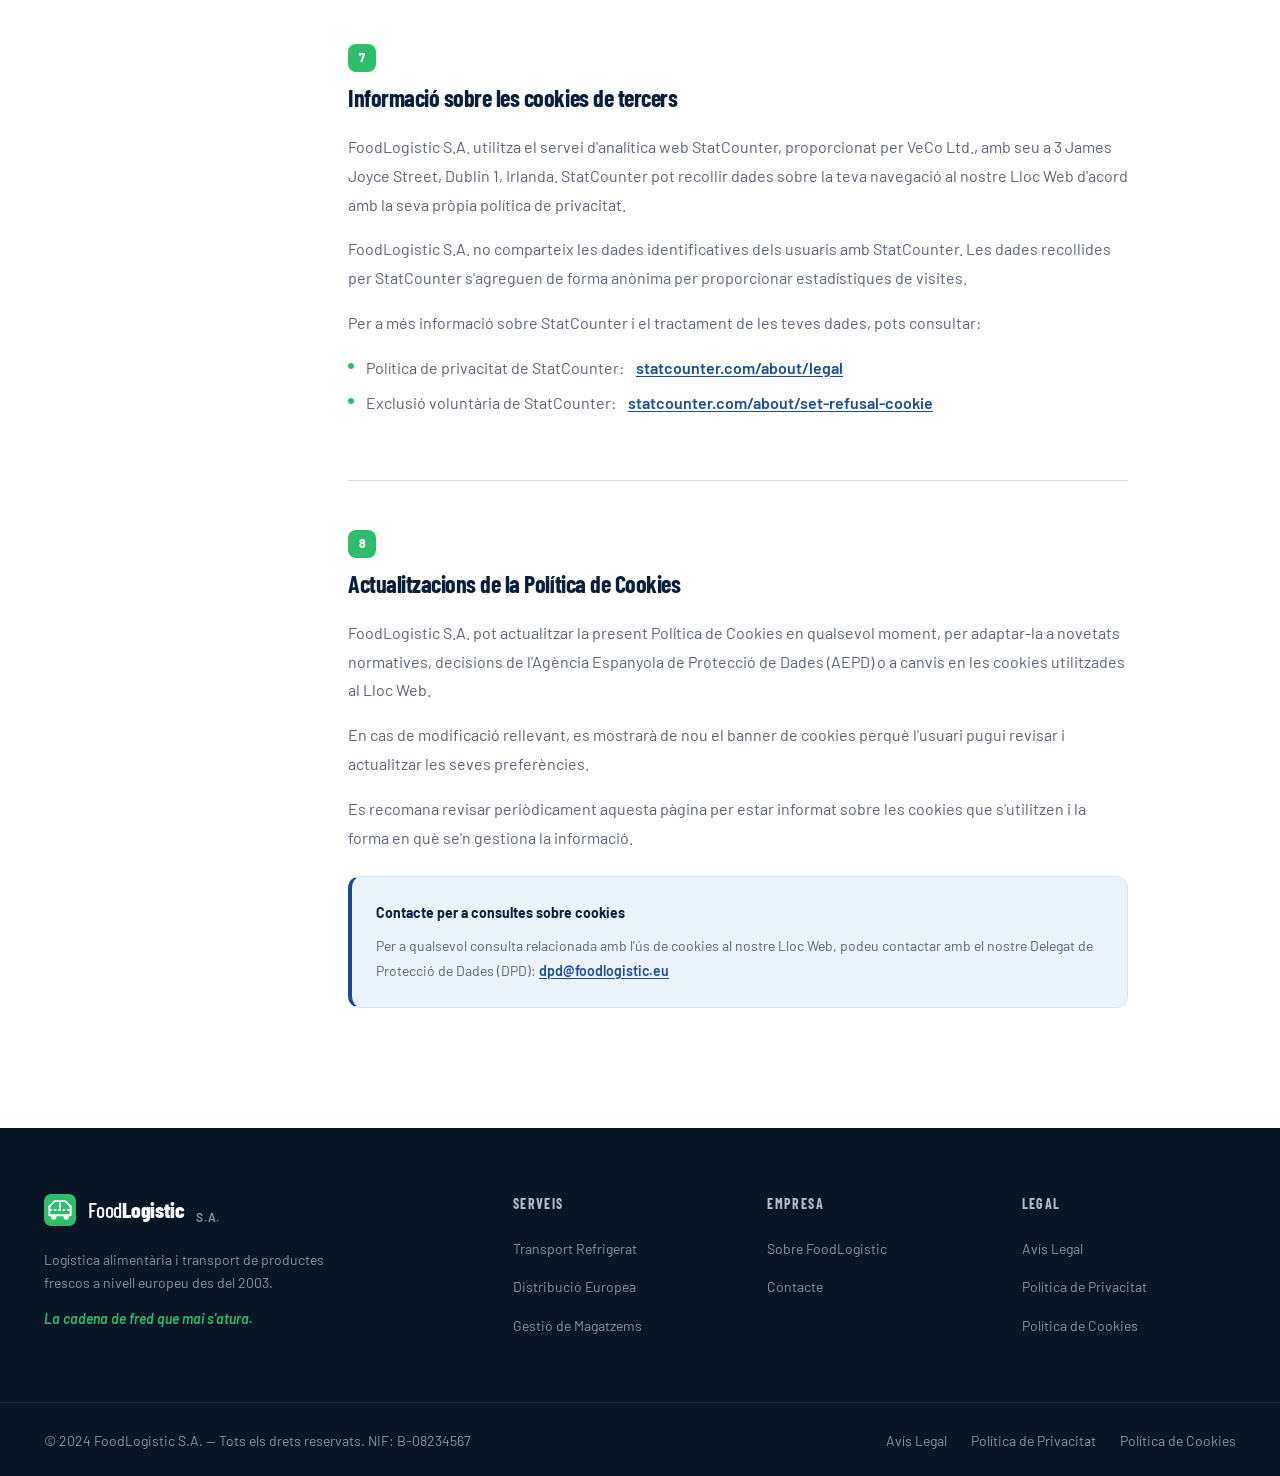
<file: docs/politica-cookies.html>
<!DOCTYPE html>
<html lang="ca">
<head>
  <meta charset="UTF-8" />
  <meta name="viewport" content="width=device-width, initial-scale=1.0" />
  <meta name="description" content="Política de Cookies de FoodLogistic S.A. — Tipus de cookies, finalitat, durada i com gestionar les teves preferències." />
  <meta name="robots" content="noindex, follow" />
  <title>Política de Cookies — FoodLogistic S.A.</title>
  <link rel="preconnect" href="https://fonts.googleapis.com" />
  <link rel="preconnect" href="https://fonts.gstatic.com" crossorigin />
  <link href="https://fonts.googleapis.com/css2?family=Barlow:ital,wght@0,300;0,400;0,600;0,700;0,800;0,900;1,300&family=Barlow+Condensed:wght@500;600;700;800&family=Source+Sans+3:wght@300;400;600&display=swap" rel="stylesheet" />
  <link rel="stylesheet" href="styles.css" />
</head>
<body>

  <!-- NAVIGATION -->
  <header class="site-header scrolled" id="site-header">
    <nav class="nav-container" role="navigation" aria-label="Navegació principal">
      <a href="index.html" class="nav-logo" aria-label="FoodLogistic S.A. — Torna a l'inici">
        <span class="logo-icon" aria-hidden="true">
          <svg width="36" height="36" viewBox="0 0 36 36" fill="none" xmlns="http://www.w3.org/2000/svg">
            <rect width="36" height="36" rx="8" fill="#2DBE6C"/>
            <path d="M6 24V14l6-6h12l6 6v10H6z" fill="none" stroke="white" stroke-width="2.2" stroke-linejoin="round"/>
            <circle cx="11" cy="26" r="3" fill="white"/>
            <circle cx="25" cy="26" r="3" fill="white"/>
            <path d="M6 18h24" stroke="white" stroke-width="2" stroke-dasharray="3 2"/>
            <path d="M18 8v10" stroke="white" stroke-width="2"/>
          </svg>
        </span>
        <span class="logo-text">Food<strong>Logistic</strong></span>
        <span class="logo-tag">S.A.</span>
      </a>
      <button class="nav-toggle" id="nav-toggle" aria-expanded="false" aria-controls="nav-menu" aria-label="Obre o tanca el menú">
        <span></span><span></span><span></span>
      </button>
      <ul class="nav-menu" id="nav-menu" role="list">
        <li><a href="index.html#inici" class="nav-link">Inici</a></li>
        <li><a href="index.html#serveis" class="nav-link">Serveis</a></li>
        <li><a href="index.html#sobre-nosaltres" class="nav-link">Sobre nosaltres</a></li>
        <li><a href="index.html#contacte" class="nav-link nav-cta">Contacte</a></li>
      </ul>
    </nav>
  </header>

  <main>

    <!-- HERO LEGAL -->
    <section class="legal-hero">
      <div class="container legal-hero-inner">
        <a href="index.html" class="legal-hero-back">
          <svg width="16" height="16" viewBox="0 0 16 16" fill="none" aria-hidden="true">
            <path d="M10 12L6 8l4-4" stroke="currentColor" stroke-width="1.8" stroke-linecap="round" stroke-linejoin="round"/>
          </svg>
          Torna a l'inici
        </a>
        <span class="section-tag">Privacitat</span>
        <h1 class="legal-title">Política de Cookies</h1>
        <p class="legal-subtitle">Informació sobre les cookies que utilitza el Lloc Web de FoodLogistic S.A., la seva finalitat, durada i com pots gestionar les teves preferències, d'acord amb la Llei 34/2002 (LSSI-CE) i el RGPD.</p>
        <div class="legal-meta">
          <div class="legal-meta-item">
            <span class="legal-meta-label">Darrera actualització</span>
            <span class="legal-meta-value">Gener de 2025</span>
          </div>
          <div class="legal-meta-item">
            <span class="legal-meta-label">Normativa</span>
            <span class="legal-meta-value">LSSI-CE · RGPD · Directiva ePrivacy</span>
          </div>
        </div>
      </div>
    </section>

    <!-- CONTINGUT -->
    <section class="legal-body">
      <div class="container legal-layout">

        <!-- ÍNDEX -->
        <nav class="legal-nav" aria-label="Índex del document">
          <p class="legal-nav-title">Contingut</p>
          <ul class="legal-nav-list" role="list">
            <li><a href="#que-son" class="legal-nav-link">1. Què són les cookies</a></li>
            <li><a href="#tipus" class="legal-nav-link">2. Tipus de cookies</a></li>
            <li><a href="#cookies-usades" class="legal-nav-link">3. Cookies que utilitzem</a></li>
            <li><a href="#consentiment" class="legal-nav-link">4. Consentiment</a></li>
            <li><a href="#gestionar" class="legal-nav-link">5. Com gestionar les cookies</a></li>
            <li><a href="#retirar" class="legal-nav-link">6. Retirar el consentiment</a></li>
            <li><a href="#tercers" class="legal-nav-link">7. Cookies de tercers</a></li>
            <li><a href="#actualitzacions" class="legal-nav-link">8. Actualitzacions</a></li>
          </ul>
        </nav>

        <!-- CONTINGUT -->
        <div class="legal-content">

          <div class="legal-section" id="que-son">
            <div class="legal-section-num" aria-hidden="true">1</div>
            <h2>Què són les cookies?</h2>
            <p>Les cookies són petits arxius de text que els llocs web emmagatzemen al dispositiu de l'usuari (ordinador, tauleta o telèfon mòbil) quan aquest visita un lloc web. Gràcies a les cookies, el lloc web pot recordar les preferències de l'usuari (com el nom d'usuari, l'idioma o el tamany de la lletra) durant un temps determinat, de manera que l'usuari no hagi de tornar a introduir-les cada vegada que visiti el lloc web o navegui per les seves pàgines.</p>
            <p>Les cookies poden ser pròpies (establertes pel lloc web que es visita) o de tercers (establertes per un domini diferent del que l'usuari visita). Les cookies de tercers permeten a empreses externes obtenir informació sobre la seva visita al nostre Lloc Web.</p>

            <div class="legal-info-box green">
              <strong>Cookies estrictament necessàries</strong>
              <p>Algunes cookies són imprescindibles per al funcionament del Lloc Web i no requereixen el vostre consentiment. La resta de cookies (analítiques) només s'activaran si l'usuari les accepta expressament a través del banner de cookies.</p>
            </div>
          </div>

          <div class="legal-section" id="tipus">
            <div class="legal-section-num" aria-hidden="true">2</div>
            <h2>Tipus de cookies que existeixen</h2>

            <h3>Segons el responsable de la cookie</h3>
            <ul>
              <li><strong>Cookies pròpies:</strong> Enviades al dispositiu de l'usuari des d'un equip o domini gestionat per FoodLogistic S.A.</li>
              <li><strong>Cookies de tercers:</strong> Enviades des d'un equip o domini gestionat per una entitat externa (com StatCounter).</li>
            </ul>

            <h3>Segons la finalitat</h3>
            <ul>
              <li><strong>Cookies tècniques o essencials:</strong> Necessàries per a la navegació i el funcionament correcte del lloc web. No requereixen consentiment.</li>
              <li><strong>Cookies analítiques o estadístiques:</strong> Permeten fer el seguiment i l'anàlisi del comportament dels usuaris. Requereixen consentiment.</li>
              <li><strong>Cookies de personalització:</strong> Permeten recordar les preferències de l'usuari (idioma, regió, etc.).</li>
              <li><strong>Cookies publicitàries:</strong> Permeten gestionar els espais publicitaris. FoodLogistic S.A. no utilitza cookies publicitàries.</li>
            </ul>

            <h3>Segons el termini de conservació</h3>
            <ul>
              <li><strong>Cookies de sessió:</strong> S'esborren automàticament quan l'usuari tanca el navegador.</li>
              <li><strong>Cookies persistents:</strong> Es conserven al dispositiu durant un temps determinat, que pot variar d'uns minuts a diversos anys.</li>
            </ul>
          </div>

          <div class="legal-section" id="cookies-usades">
            <div class="legal-section-num" aria-hidden="true">3</div>
            <h2>Cookies que utilitza el nostre Lloc Web</h2>
            <p>A continuació es detallen totes les cookies que s'utilitzen al Lloc Web de FoodLogistic S.A.:</p>

            <h3>Cookies estrictament necessàries (no requereixen consentiment)</h3>
            <div class="cookies-table-wrap">
              <table class="cookies-table" aria-label="Taula de cookies necessàries">
                <thead>
                  <tr>
                    <th scope="col">Nom</th>
                    <th scope="col">Tipus</th>
                    <th scope="col">Finalitat</th>
                    <th scope="col">Durada</th>
                    <th scope="col">Responsable</th>
                  </tr>
                </thead>
                <tbody>
                  <tr>
                    <td><code>fl_cookie_consent</code></td>
                    <td><span class="cookie-type-badge essential">Essencial</span></td>
                    <td>Emmagatzema la preferència de l'usuari respecte de les cookies (acceptació o rebuig del banner de cookies) per no tornar a mostrar el banner en visites posteriors.</td>
                    <td>12 mesos</td>
                    <td>FoodLogistic S.A. (pròpia)</td>
                  </tr>
                </tbody>
              </table>
            </div>

            <h3>Cookies analítiques (requereixen consentiment)</h3>
            <div class="cookies-table-wrap">
              <table class="cookies-table" aria-label="Taula de cookies analítiques">
                <thead>
                  <tr>
                    <th scope="col">Nom</th>
                    <th scope="col">Tipus</th>
                    <th scope="col">Finalitat</th>
                    <th scope="col">Durada</th>
                    <th scope="col">Responsable</span></th>
                  </tr>
                </thead>
                <tbody>
                  <tr>
                    <td><code>sc_is_returning</code></td>
                    <td><span class="cookie-type-badge analytics">Analítica</span></td>
                    <td>Cookie de StatCounter que identifica si el visitant és nou o recurrent, amb la finalitat de comptabilitzar visites úniques al Lloc Web.</td>
                    <td>12 mesos</td>
                    <td>StatCounter / VeCo Ltd.</td>
                  </tr>
                  <tr>
                    <td><code>__utmz</code></td>
                    <td><span class="cookie-type-badge analytics">Analítica</span></td>
                    <td>Emmagatzema la font de trànsit o la campanya que va portar l'usuari al Lloc Web. Permet conèixer l'origen dels visitants (cercadors, xarxes socials, visita directa, etc.).</td>
                    <td>6 mesos</td>
                    <td>StatCounter / VeCo Ltd.</td>
                  </tr>
                  <tr>
                    <td><code>__utma</code></td>
                    <td><span class="cookie-type-badge analytics">Analítica</span></td>
                    <td>Distingeix usuaris i sessions. Permet conèixer la freqüència de les visites i quan va ser la primera i darrera visita de l'usuari.</td>
                    <td>2 anys</td>
                    <td>StatCounter / VeCo Ltd.</td>
                  </tr>
                </tbody>
              </table>
            </div>

            <div class="legal-info-box">
              <strong>Sobre StatCounter</strong>
              <p>StatCounter és un servei d'analítica web proporcionat per VeCo Ltd. (Irlanda). Les dades recollides per StatCounter s'utilitzen exclusivament per a estadístiques agregades de visites. Podeu consultar la política de privacitat de StatCounter a <a href="https://statcounter.com/about/legal/" target="_blank" rel="noopener">statcounter.com/about/legal</a>.</p>
            </div>
          </div>

          <div class="legal-section" id="consentiment">
            <div class="legal-section-num" aria-hidden="true">4</div>
            <h2>Consentiment per a les cookies</h2>
            <p>En accedir per primera vegada al Lloc Web de FoodLogistic S.A., s'exhibirà un banner informatiu que informarà l'usuari de l'ús de cookies i li sol·licitarà el seu consentiment exprés per a les cookies no essencials (analítiques).</p>
            <p>Les opcions disponibles al banner de cookies són:</p>
            <ul>
              <li><strong>Acceptar totes:</strong> L'usuari accepta tant les cookies essencials com les analítiques. S'activen totes les cookies descrites a l'apartat 3.</li>
              <li><strong>Rebutjar opcionals:</strong> L'usuari accepta únicament les cookies estrictament necessàries. Les cookies analítiques (StatCounter) no s'activaran.</li>
              <li><strong>Configurar:</strong> L'usuari és redirigit a aquesta pàgina per obtenir informació detallada i gestionar les seves preferències.</li>
            </ul>
            <p>La preferència de l'usuari es desa a través de la cookie <code>fl_cookie_consent</code> (cookie essencial) amb una durada de 12 mesos. Passats 12 mesos, o si l'usuari esborra les cookies del navegador, el banner tornarà a aparèixer.</p>
          </div>

          <div class="legal-section" id="gestionar">
            <div class="legal-section-num" aria-hidden="true">5</div>
            <h2>Com gestionar les cookies des del navegador</h2>
            <p>A banda del banner de cookies del nostre Lloc Web, l'usuari pot configurar el seu navegador per acceptar o rebutjar les cookies, o per rebre un avís quan un lloc web vol desar una cookie. A continuació s'indiquen els enllaços d'ajuda dels navegadors més habituals:</p>
            <ul>
              <li><strong>Google Chrome:</strong> <a href="https://support.google.com/chrome/answer/95647" target="_blank" rel="noopener">support.google.com/chrome/answer/95647</a></li>
              <li><strong>Mozilla Firefox:</strong> <a href="https://support.mozilla.org/ca/kb/les-cookies-informacio-que-els-llocs-web-emmagatz" target="_blank" rel="noopener">support.mozilla.org — Cookies a Firefox</a></li>
              <li><strong>Apple Safari:</strong> <a href="https://support.apple.com/ca-es/guide/safari/sfri11471/mac" target="_blank" rel="noopener">support.apple.com — Cookies a Safari</a></li>
              <li><strong>Microsoft Edge:</strong> <a href="https://support.microsoft.com/ca-es/microsoft-edge/eliminar-les-cookies-a-microsoft-edge-63947406-40ac-c3b8-57b9-2a946a29ae09" target="_blank" rel="noopener">support.microsoft.com — Cookies a Edge</a></li>
            </ul>
            <p>Cal tenir en compte que bloquejar o eliminar les cookies pot afectar el funcionament correcte del Lloc Web i la disponibilitat d'algunes funcionalitats.</p>
          </div>

          <div class="legal-section" id="retirar">
            <div class="legal-section-num" aria-hidden="true">6</div>
            <h2>Com retirar el consentiment</h2>
            <p>L'usuari pot retirar el consentiment atorgat per a les cookies analítiques en qualsevol moment, de les formes següents:</p>
            <ul>
              <li><strong>Eliminant les cookies del navegador:</strong> Accedint a la configuració del navegador i eliminant la cookie <code>fl_cookie_consent</code>. En la propera visita, el banner de cookies tornarà a aparèixer.</li>
              <li><strong>Canviant la configuració del navegador:</strong> Configurant el navegador per bloquejar totes les cookies de tercers o les cookies analítiques específiques de StatCounter.</li>
              <li><strong>Opt-out de StatCounter:</strong> StatCounter ofereix un mecanisme d'exclusió voluntària disponible a <a href="https://statcounter.com/about/set-refusal-cookie/" target="_blank" rel="noopener">statcounter.com/about/set-refusal-cookie</a>.</li>
            </ul>
            <p>La retirada del consentiment no afectarà la licitud del tractament basat en el consentiment previ a la seva retirada.</p>

            <div class="legal-info-box green">
              <strong>Gestiona les teves preferències ara</strong>
              <p>Si vols revisar o canviar el teu consentiment sobre les cookies d'aquest lloc web, pots fer-ho esborrant la cookie <code>fl_cookie_consent</code> del teu navegador. En la teva propera visita, el banner de cookies apareixerà de nou.</p>
            </div>
          </div>

          <div class="legal-section" id="tercers">
            <div class="legal-section-num" aria-hidden="true">7</div>
            <h2>Informació sobre les cookies de tercers</h2>
            <p>FoodLogistic S.A. utilitza el servei d'analítica web StatCounter, proporcionat per VeCo Ltd., amb seu a 3 James Joyce Street, Dublin 1, Irlanda. StatCounter pot recollir dades sobre la teva navegació al nostre Lloc Web d'acord amb la seva pròpia política de privacitat.</p>
            <p>FoodLogistic S.A. no comparteix les dades identificatives dels usuaris amb StatCounter. Les dades recollides per StatCounter s'agreguen de forma anònima per proporcionar estadístiques de visites.</p>
            <p>Per a més informació sobre StatCounter i el tractament de les teves dades, pots consultar:</p>
            <ul>
              <li>Política de privacitat de StatCounter: <a href="https://statcounter.com/about/legal/" target="_blank" rel="noopener">statcounter.com/about/legal</a></li>
              <li>Exclusió voluntària de StatCounter: <a href="https://statcounter.com/about/set-refusal-cookie/" target="_blank" rel="noopener">statcounter.com/about/set-refusal-cookie</a></li>
            </ul>
          </div>

          <div class="legal-section" id="actualitzacions">
            <div class="legal-section-num" aria-hidden="true">8</div>
            <h2>Actualitzacions de la Política de Cookies</h2>
            <p>FoodLogistic S.A. pot actualitzar la present Política de Cookies en qualsevol moment, per adaptar-la a novetats normatives, decisions de l'Agència Espanyola de Protecció de Dades (AEPD) o a canvis en les cookies utilitzades al Lloc Web.</p>
            <p>En cas de modificació rellevant, es mostrarà de nou el banner de cookies perquè l'usuari pugui revisar i actualitzar les seves preferències.</p>
            <p>Es recomana revisar periòdicament aquesta pàgina per estar informat sobre les cookies que s'utilitzen i la forma en què se'n gestiona la informació.</p>

            <div class="legal-info-box">
              <strong>Contacte per a consultes sobre cookies</strong>
              <p>Per a qualsevol consulta relacionada amb l'ús de cookies al nostre Lloc Web, podeu contactar amb el nostre Delegat de Protecció de Dades (DPD): <a href="mailto:dpd@foodlogistic.eu">dpd@foodlogistic.eu</a></p>
            </div>
          </div>

        </div>
      </div>
    </section>

  </main>

  <!-- FOOTER -->
  <footer class="site-footer" role="contentinfo">
    <div class="footer-main">
      <div class="container footer-grid">
        <div class="footer-brand">
          <a href="index.html" class="nav-logo footer-logo">
            <span class="logo-icon" aria-hidden="true">
              <svg width="32" height="32" viewBox="0 0 36 36" fill="none">
                <rect width="36" height="36" rx="8" fill="#2DBE6C"/>
                <path d="M6 24V14l6-6h12l6 6v10H6z" fill="none" stroke="white" stroke-width="2.2" stroke-linejoin="round"/>
                <circle cx="11" cy="26" r="3" fill="white"/>
                <circle cx="25" cy="26" r="3" fill="white"/>
                <path d="M6 18h24" stroke="white" stroke-width="2" stroke-dasharray="3 2"/>
                <path d="M18 8v10" stroke="white" stroke-width="2"/>
              </svg>
            </span>
            <span class="logo-text">Food<strong>Logistic</strong></span>
            <span class="logo-tag">S.A.</span>
          </a>
          <p class="footer-brand-desc">Logística alimentària i transport de productes frescos a nivell europeu des del 2003.</p>
          <p class="footer-slogan">La cadena de fred que mai s'atura.</p>
        </div>
        <div class="footer-col">
          <h4 class="footer-heading">Serveis</h4>
          <ul class="footer-links" role="list">
            <li><a href="index.html#serveis">Transport Refrigerat</a></li>
            <li><a href="index.html#serveis">Distribució Europea</a></li>
            <li><a href="index.html#serveis">Gestió de Magatzems</a></li>
          </ul>
        </div>
        <div class="footer-col">
          <h4 class="footer-heading">Empresa</h4>
          <ul class="footer-links" role="list">
            <li><a href="index.html#sobre-nosaltres">Sobre FoodLogistic</a></li>
            <li><a href="index.html#contacte">Contacte</a></li>
          </ul>
        </div>
        <div class="footer-col">
          <h4 class="footer-heading">Legal</h4>
          <ul class="footer-links" role="list">
            <li><a href="avis-legal.html">Avís Legal</a></li>
            <li><a href="politica-privacitat.html">Política de Privacitat</a></li>
            <li><a href="politica-cookies.html" aria-current="page">Política de Cookies</a></li>
          </ul>
        </div>
      </div>
    </div>
    <div class="footer-bottom">
      <div class="container footer-bottom-inner">
        <p class="footer-copy">© 2024 FoodLogistic S.A. — Tots els drets reservats. NIF: B-08234567</p>
        <nav aria-label="Enllaços legals">
          <ul class="footer-legal" role="list">
            <li><a href="avis-legal.html">Avís Legal</a></li>
            <li><a href="politica-privacitat.html">Política de Privacitat</a></li>
            <li><a href="politica-cookies.html">Política de Cookies</a></li>
          </ul>
        </nav>
      </div>
    </div>
  </footer>

  <script>
    const toggle = document.getElementById('nav-toggle');
    const menu = document.getElementById('nav-menu');
    toggle.addEventListener('click', () => {
      const open = toggle.getAttribute('aria-expanded') === 'true';
      toggle.setAttribute('aria-expanded', String(!open));
      menu.classList.toggle('open', !open);
      toggle.classList.toggle('open', !open);
    });
  </script>
</body>
</html>
</file>
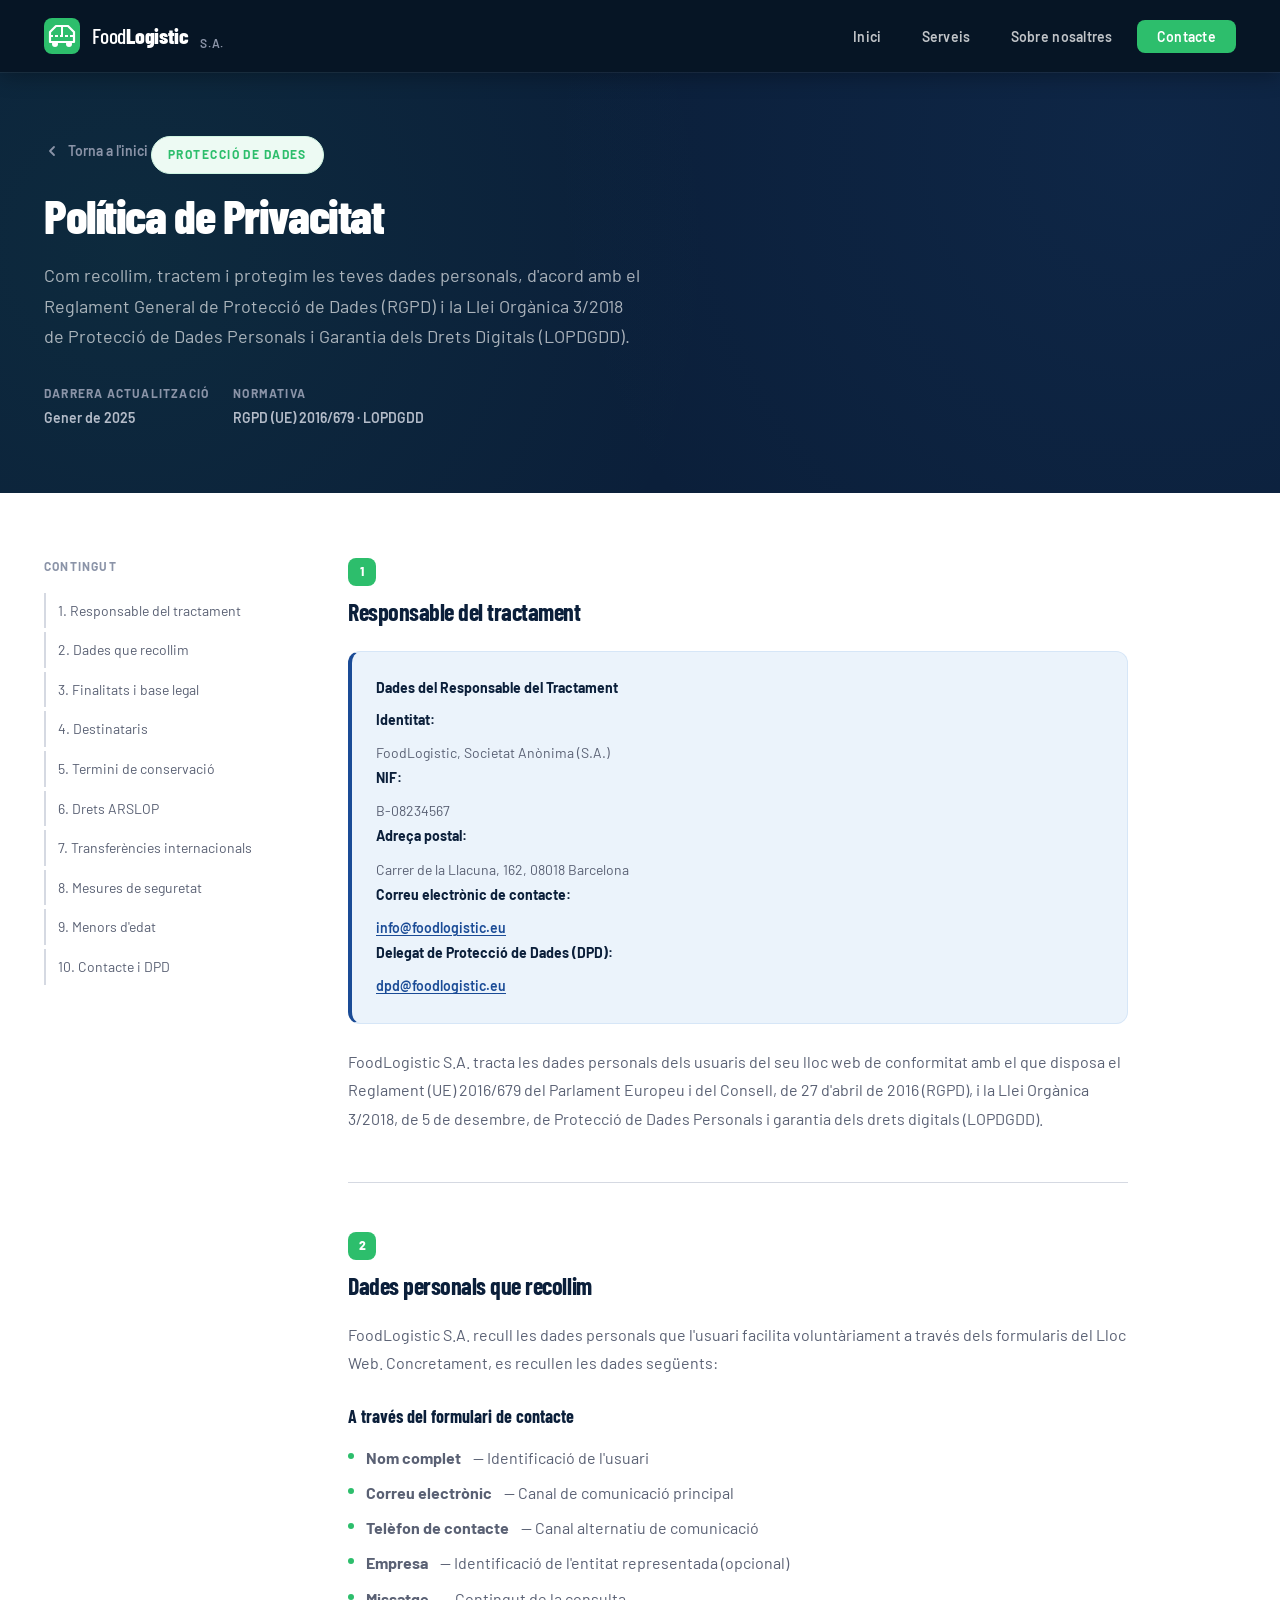
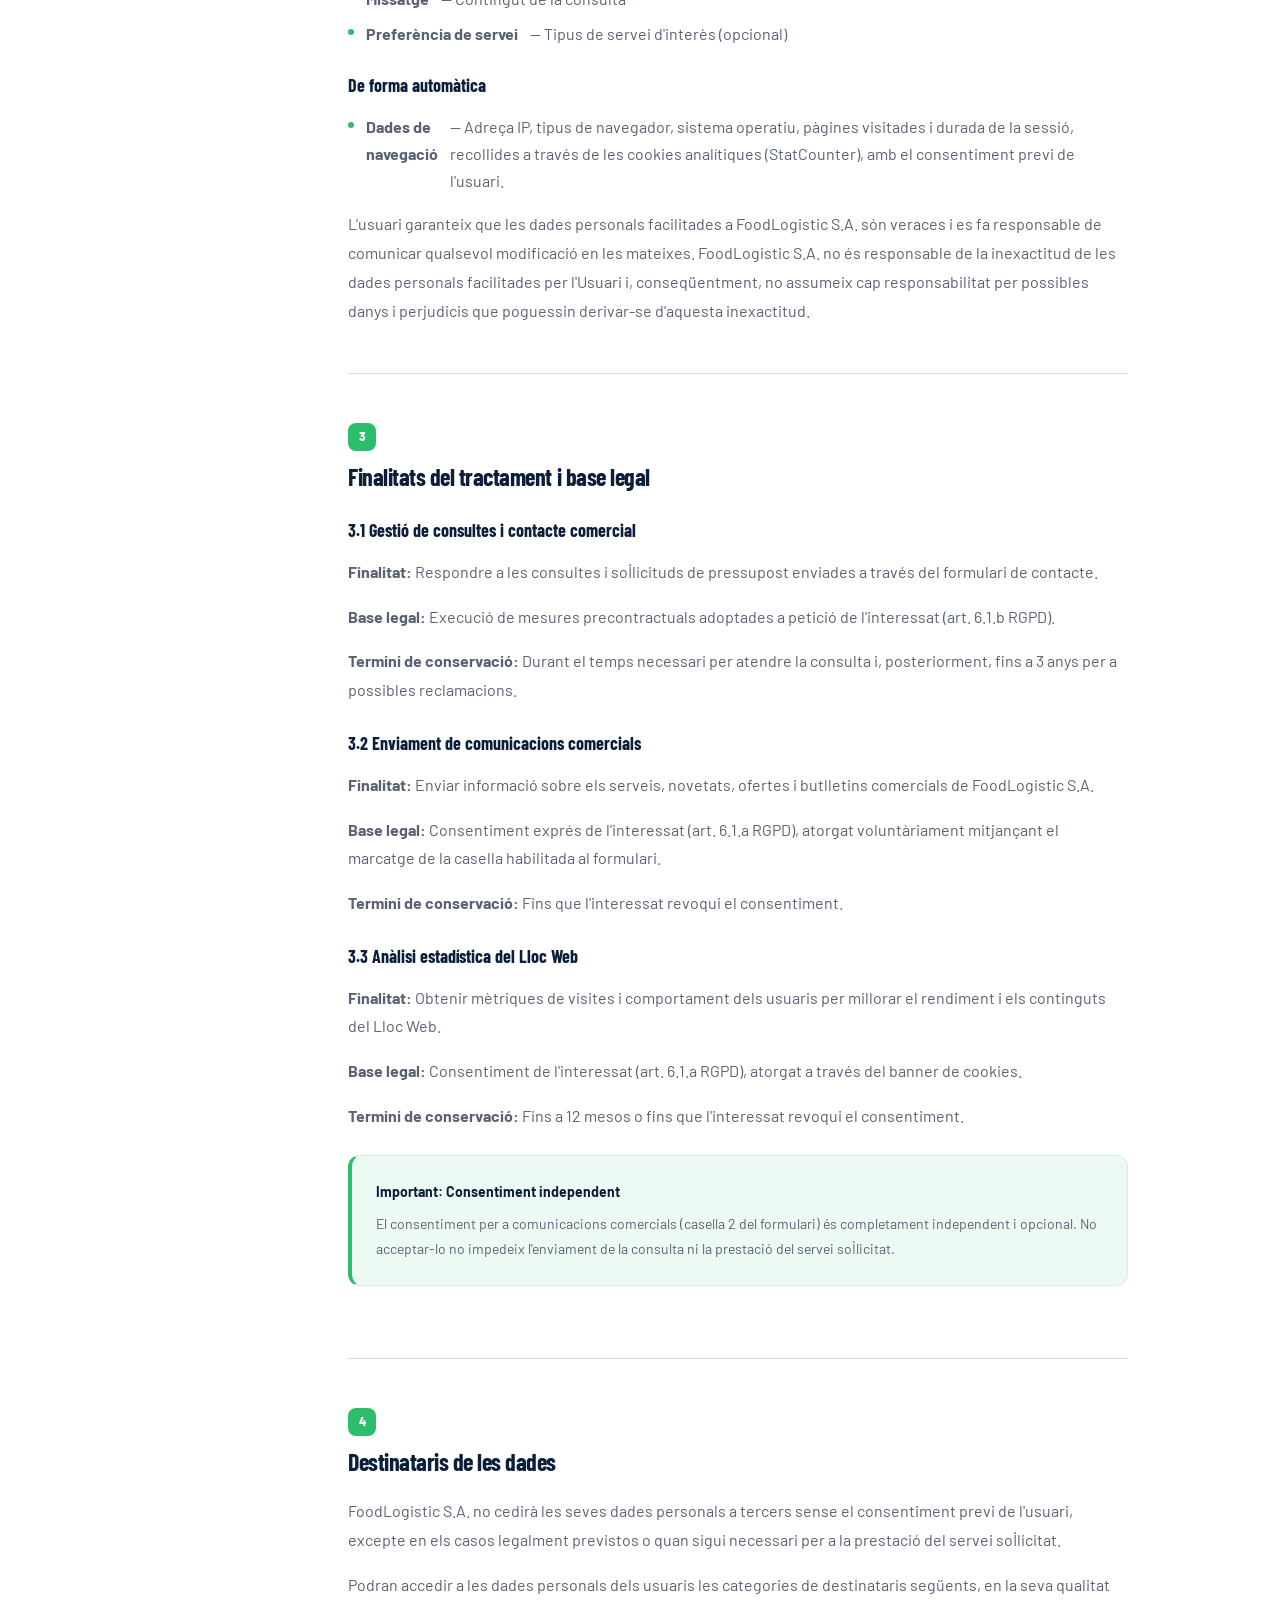
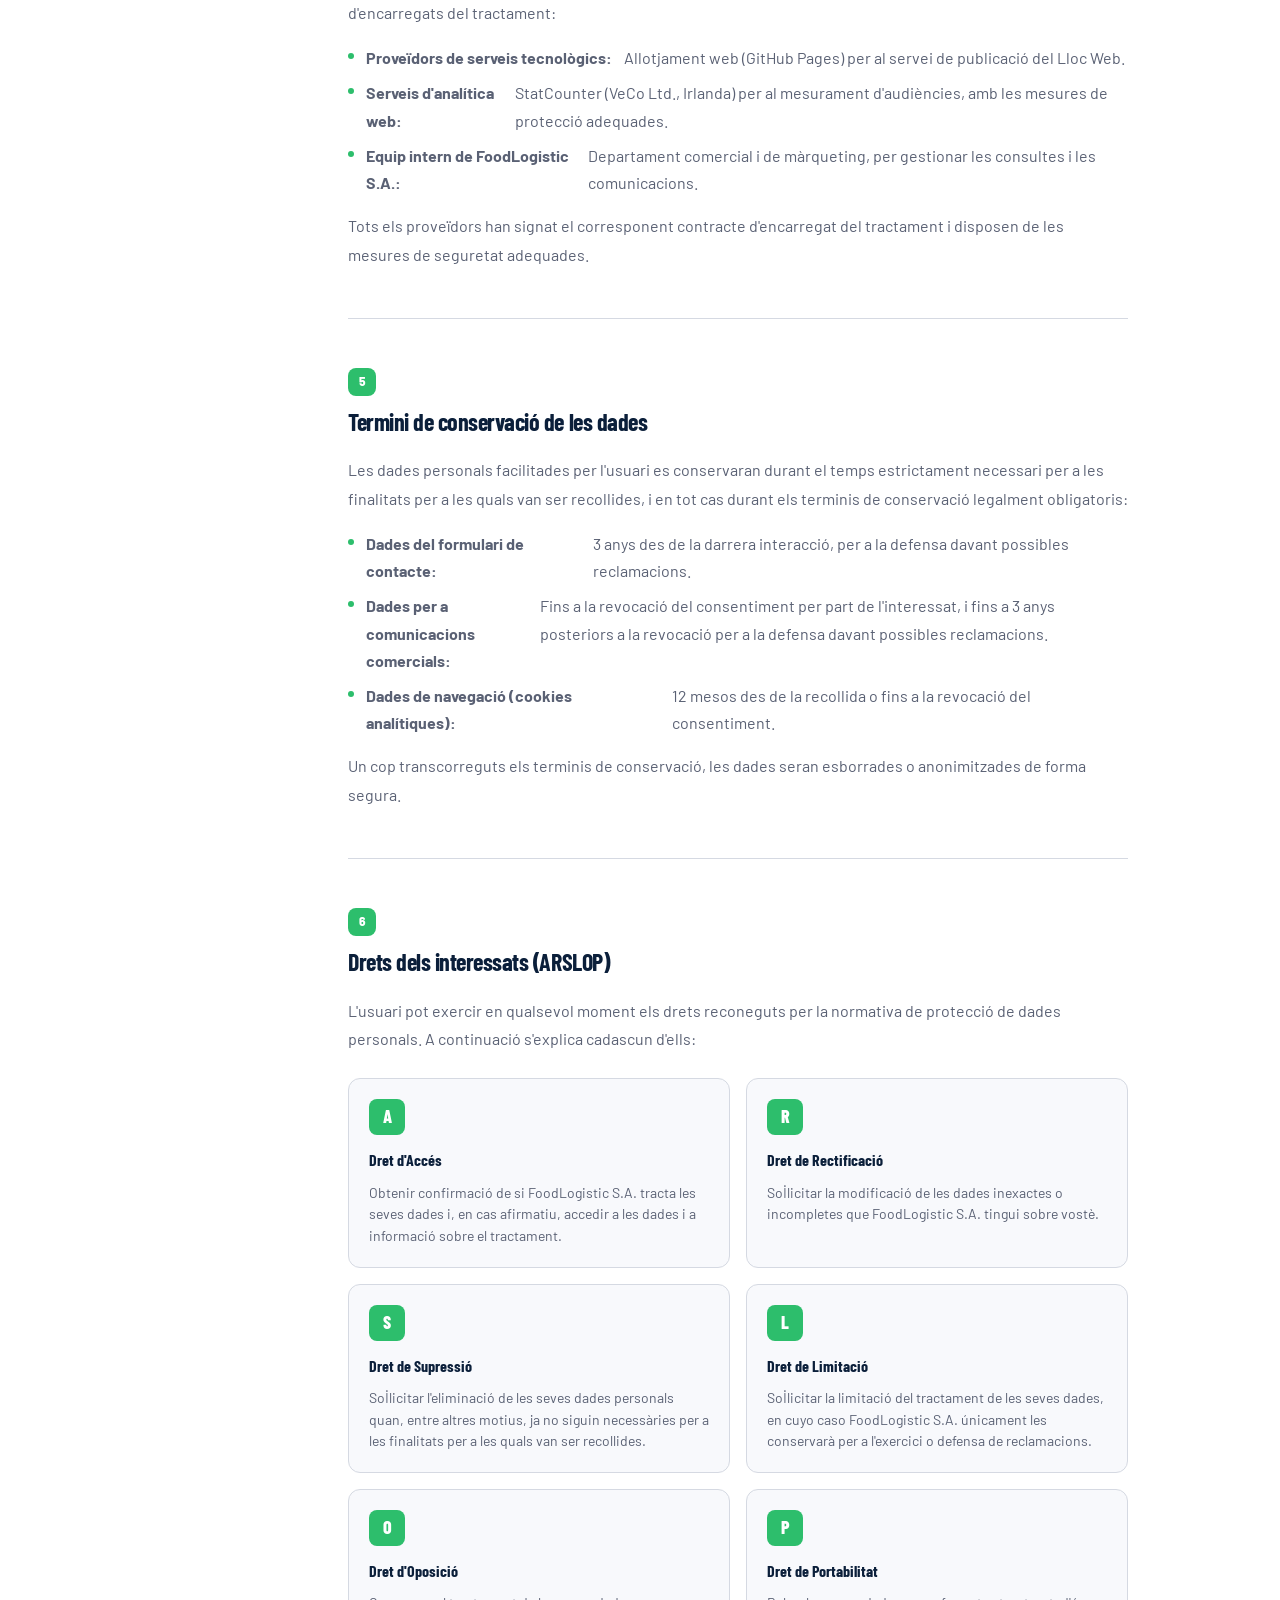
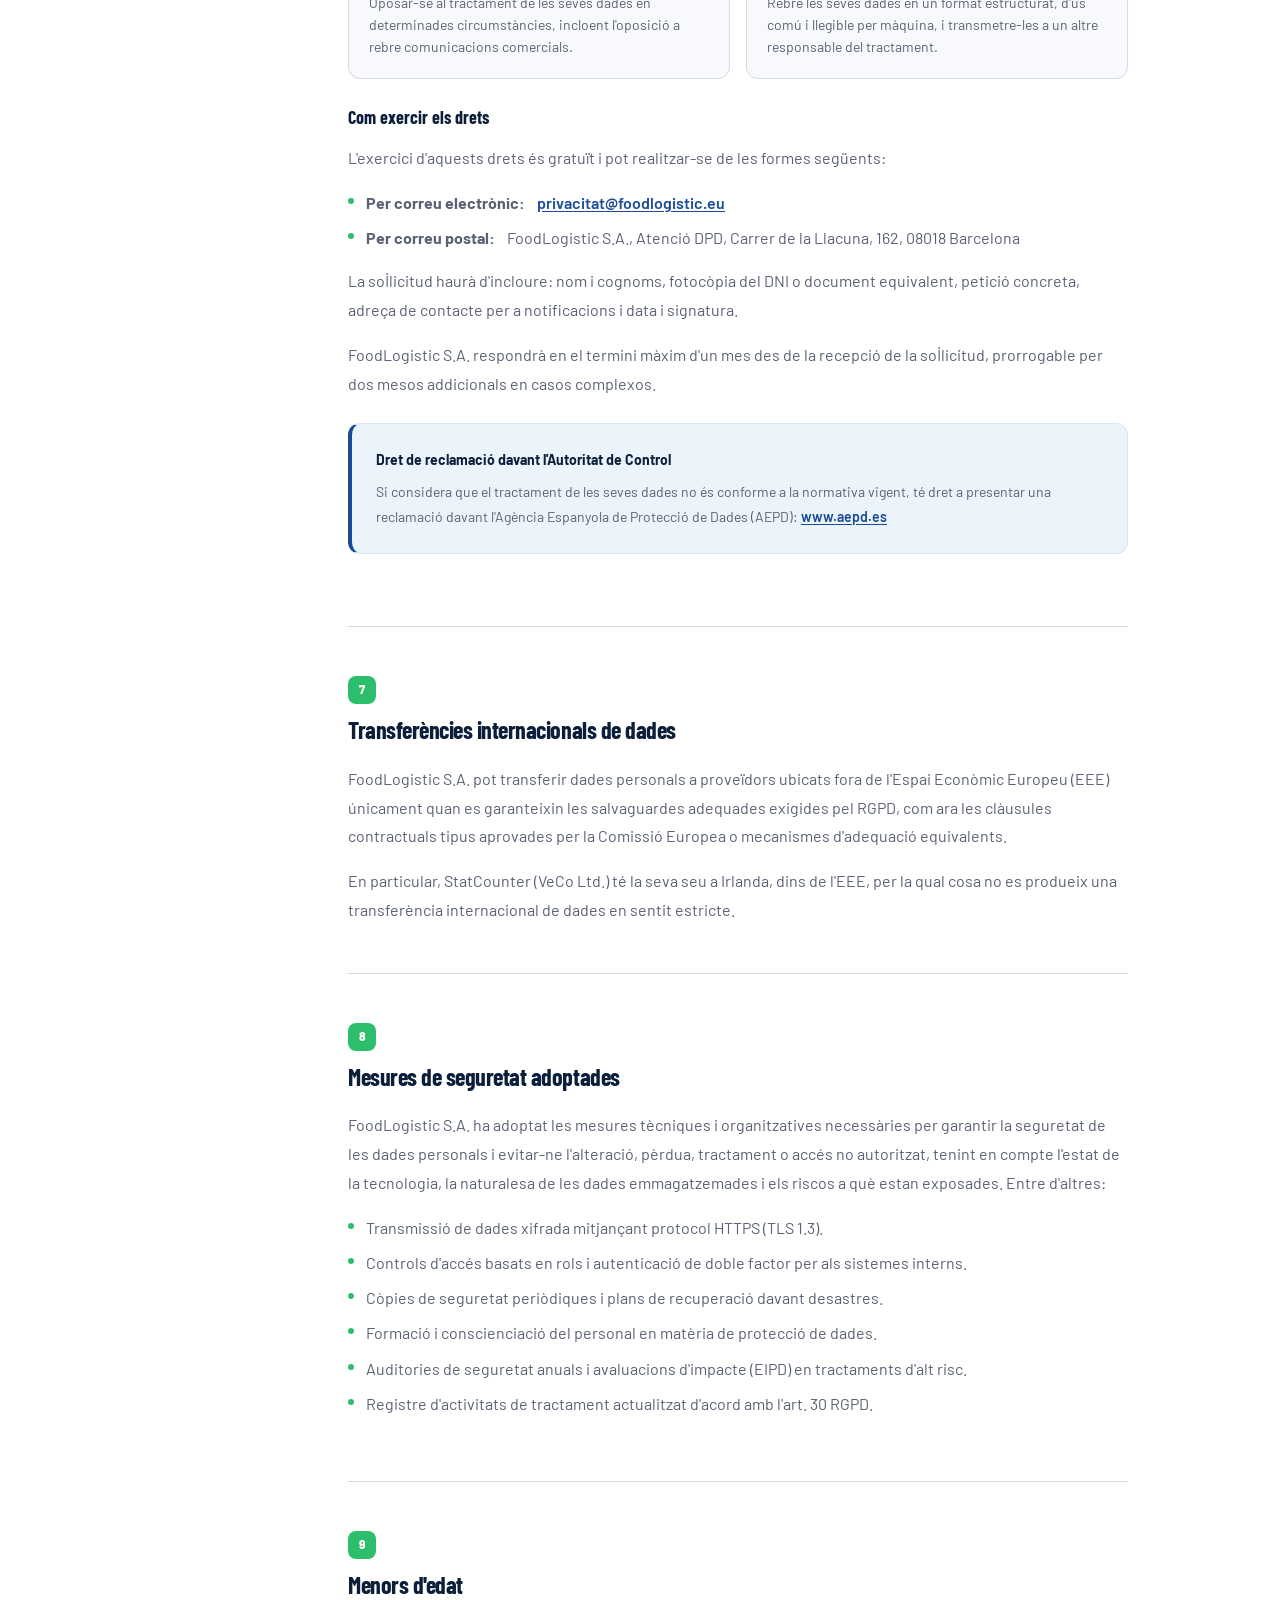
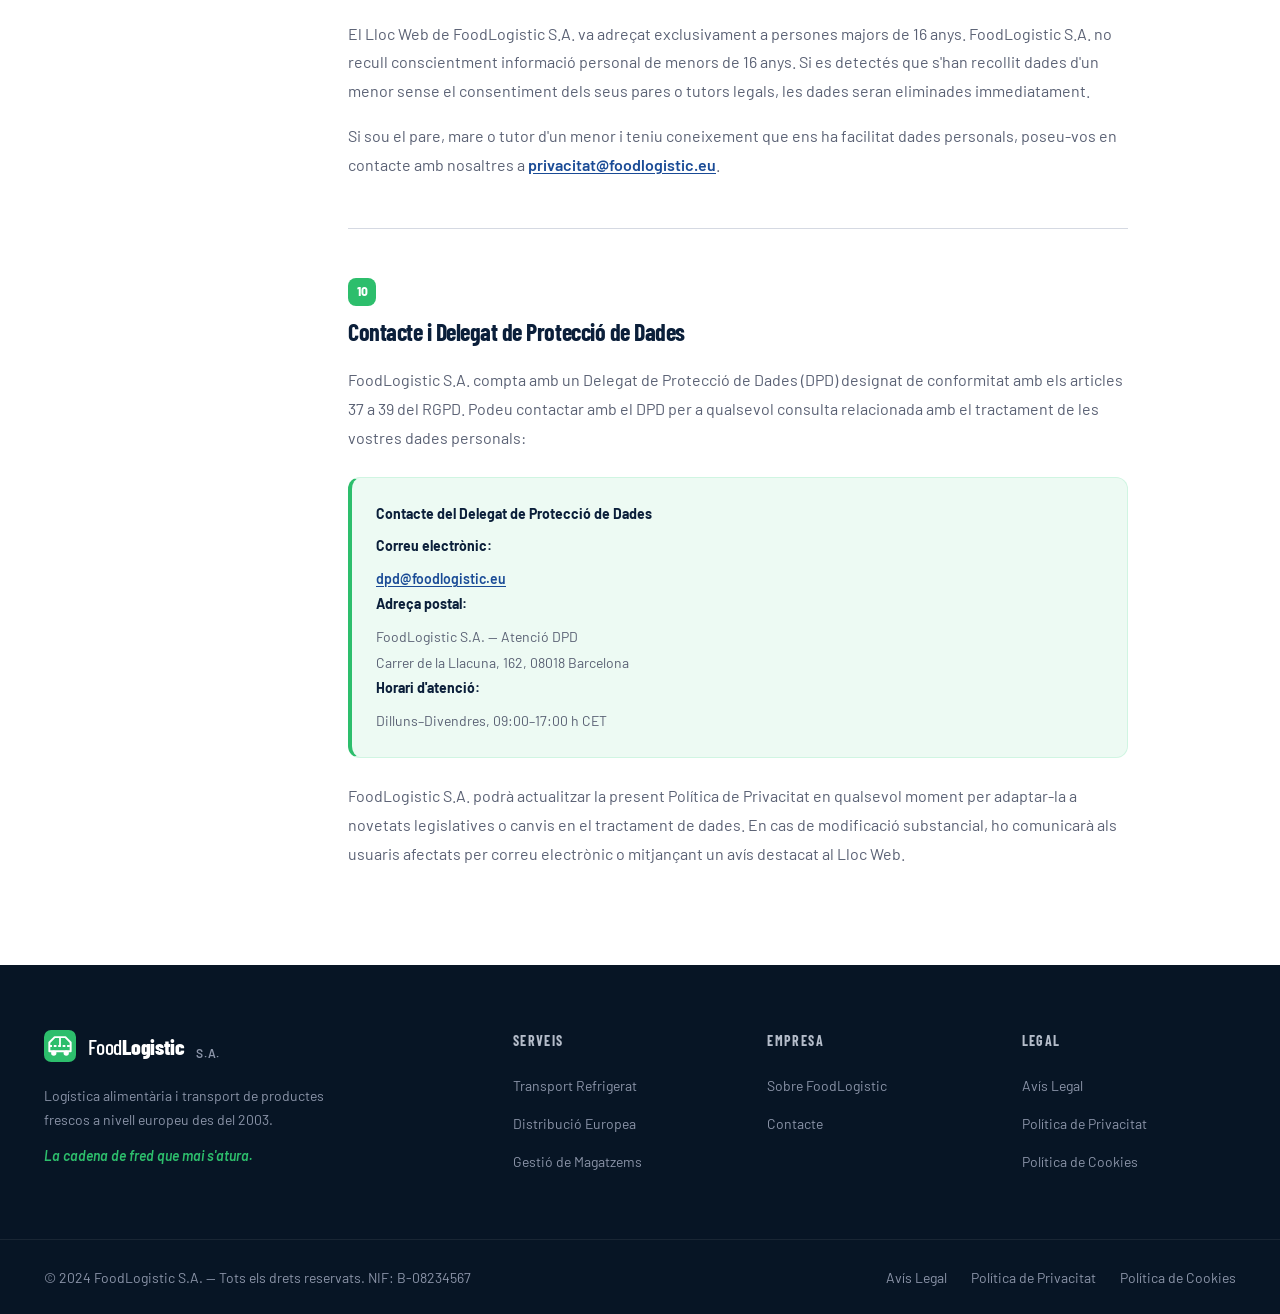
<file: docs/politica-privacitat.html>
<!DOCTYPE html>
<html lang="ca">
<head>
  <meta charset="UTF-8" />
  <meta name="viewport" content="width=device-width, initial-scale=1.0" />
  <meta name="description" content="Política de Privacitat de FoodLogistic S.A. — Com tractem les teves dades personals, drets ARSLOP i mesures de seguretat adoptades." />
  <meta name="robots" content="noindex, follow" />
  <title>Política de Privacitat — FoodLogistic S.A.</title>
  <link rel="preconnect" href="https://fonts.googleapis.com" />
  <link rel="preconnect" href="https://fonts.gstatic.com" crossorigin />
  <link href="https://fonts.googleapis.com/css2?family=Barlow:ital,wght@0,300;0,400;0,600;0,700;0,800;0,900;1,300&family=Barlow+Condensed:wght@500;600;700;800&family=Source+Sans+3:wght@300;400;600&display=swap" rel="stylesheet" />
  <link rel="stylesheet" href="styles.css" />
</head>
<body>

  <!-- NAVIGATION -->
  <header class="site-header scrolled" id="site-header">
    <nav class="nav-container" role="navigation" aria-label="Navegació principal">
      <a href="index.html" class="nav-logo" aria-label="FoodLogistic S.A. — Torna a l'inici">
        <span class="logo-icon" aria-hidden="true">
          <svg width="36" height="36" viewBox="0 0 36 36" fill="none" xmlns="http://www.w3.org/2000/svg">
            <rect width="36" height="36" rx="8" fill="#2DBE6C"/>
            <path d="M6 24V14l6-6h12l6 6v10H6z" fill="none" stroke="white" stroke-width="2.2" stroke-linejoin="round"/>
            <circle cx="11" cy="26" r="3" fill="white"/>
            <circle cx="25" cy="26" r="3" fill="white"/>
            <path d="M6 18h24" stroke="white" stroke-width="2" stroke-dasharray="3 2"/>
            <path d="M18 8v10" stroke="white" stroke-width="2"/>
          </svg>
        </span>
        <span class="logo-text">Food<strong>Logistic</strong></span>
        <span class="logo-tag">S.A.</span>
      </a>
      <button class="nav-toggle" id="nav-toggle" aria-expanded="false" aria-controls="nav-menu" aria-label="Obre o tanca el menú">
        <span></span><span></span><span></span>
      </button>
      <ul class="nav-menu" id="nav-menu" role="list">
        <li><a href="index.html#inici" class="nav-link">Inici</a></li>
        <li><a href="index.html#serveis" class="nav-link">Serveis</a></li>
        <li><a href="index.html#sobre-nosaltres" class="nav-link">Sobre nosaltres</a></li>
        <li><a href="index.html#contacte" class="nav-link nav-cta">Contacte</a></li>
      </ul>
    </nav>
  </header>

  <main>

    <!-- HERO LEGAL -->
    <section class="legal-hero">
      <div class="container legal-hero-inner">
        <a href="index.html" class="legal-hero-back">
          <svg width="16" height="16" viewBox="0 0 16 16" fill="none" aria-hidden="true">
            <path d="M10 12L6 8l4-4" stroke="currentColor" stroke-width="1.8" stroke-linecap="round" stroke-linejoin="round"/>
          </svg>
          Torna a l'inici
        </a>
        <span class="section-tag">Protecció de Dades</span>
        <h1 class="legal-title">Política de Privacitat</h1>
        <p class="legal-subtitle">Com recollim, tractem i protegim les teves dades personals, d'acord amb el Reglament General de Protecció de Dades (RGPD) i la Llei Orgànica 3/2018 de Protecció de Dades Personals i Garantia dels Drets Digitals (LOPDGDD).</p>
        <div class="legal-meta">
          <div class="legal-meta-item">
            <span class="legal-meta-label">Darrera actualització</span>
            <span class="legal-meta-value">Gener de 2025</span>
          </div>
          <div class="legal-meta-item">
            <span class="legal-meta-label">Normativa</span>
            <span class="legal-meta-value">RGPD (UE) 2016/679 · LOPDGDD</span>
          </div>
        </div>
      </div>
    </section>

    <!-- CONTINGUT -->
    <section class="legal-body">
      <div class="container legal-layout">

        <!-- ÍNDEX -->
        <nav class="legal-nav" aria-label="Índex del document">
          <p class="legal-nav-title">Contingut</p>
          <ul class="legal-nav-list" role="list">
            <li><a href="#responsable" class="legal-nav-link">1. Responsable del tractament</a></li>
            <li><a href="#dades" class="legal-nav-link">2. Dades que recollim</a></li>
            <li><a href="#finalitats" class="legal-nav-link">3. Finalitats i base legal</a></li>
            <li><a href="#destinataris" class="legal-nav-link">4. Destinataris</a></li>
            <li><a href="#conservacio" class="legal-nav-link">5. Termini de conservació</a></li>
            <li><a href="#drets" class="legal-nav-link">6. Drets ARSLOP</a></li>
            <li><a href="#transferencies" class="legal-nav-link">7. Transferències internacionals</a></li>
            <li><a href="#seguretat" class="legal-nav-link">8. Mesures de seguretat</a></li>
            <li><a href="#menors" class="legal-nav-link">9. Menors d'edat</a></li>
            <li><a href="#contacte-dpo" class="legal-nav-link">10. Contacte i DPD</a></li>
          </ul>
        </nav>

        <!-- CONTINGUT -->
        <div class="legal-content">

          <div class="legal-section" id="responsable">
            <div class="legal-section-num" aria-hidden="true">1</div>
            <h2>Responsable del tractament</h2>
            <div class="legal-info-box">
              <strong>Dades del Responsable del Tractament</strong>
              <p>
                <strong>Identitat:</strong> FoodLogistic, Societat Anònima (S.A.)<br/>
                <strong>NIF:</strong> B-08234567<br/>
                <strong>Adreça postal:</strong> Carrer de la Llacuna, 162, 08018 Barcelona<br/>
                <strong>Correu electrònic de contacte:</strong> <a href="mailto:info@foodlogistic.eu">info@foodlogistic.eu</a><br/>
                <strong>Delegat de Protecció de Dades (DPD):</strong> <a href="mailto:dpd@foodlogistic.eu">dpd@foodlogistic.eu</a>
              </p>
            </div>
            <p>FoodLogistic S.A. tracta les dades personals dels usuaris del seu lloc web de conformitat amb el que disposa el Reglament (UE) 2016/679 del Parlament Europeu i del Consell, de 27 d'abril de 2016 (RGPD), i la Llei Orgànica 3/2018, de 5 de desembre, de Protecció de Dades Personals i garantia dels drets digitals (LOPDGDD).</p>
          </div>

          <div class="legal-section" id="dades">
            <div class="legal-section-num" aria-hidden="true">2</div>
            <h2>Dades personals que recollim</h2>
            <p>FoodLogistic S.A. recull les dades personals que l'usuari facilita voluntàriament a través dels formularis del Lloc Web. Concretament, es recullen les dades següents:</p>

            <h3>A través del formulari de contacte</h3>
            <ul>
              <li><strong>Nom complet</strong> — Identificació de l'usuari</li>
              <li><strong>Correu electrònic</strong> — Canal de comunicació principal</li>
              <li><strong>Telèfon de contacte</strong> — Canal alternatiu de comunicació</li>
              <li><strong>Empresa</strong> — Identificació de l'entitat representada (opcional)</li>
              <li><strong>Missatge</strong> — Contingut de la consulta</li>
              <li><strong>Preferència de servei</strong> — Tipus de servei d'interès (opcional)</li>
            </ul>

            <h3>De forma automàtica</h3>
            <ul>
              <li><strong>Dades de navegació</strong> — Adreça IP, tipus de navegador, sistema operatiu, pàgines visitades i durada de la sessió, recollides a través de les cookies analítiques (StatCounter), amb el consentiment previ de l'usuari.</li>
            </ul>

            <p>L'usuari garanteix que les dades personals facilitades a FoodLogistic S.A. són veraces i es fa responsable de comunicar qualsevol modificació en les mateixes. FoodLogistic S.A. no és responsable de la inexactitud de les dades personals facilitades per l'Usuari i, conseqüentment, no assumeix cap responsabilitat per possibles danys i perjudicis que poguessin derivar-se d'aquesta inexactitud.</p>
          </div>

          <div class="legal-section" id="finalitats">
            <div class="legal-section-num" aria-hidden="true">3</div>
            <h2>Finalitats del tractament i base legal</h2>

            <h3>3.1 Gestió de consultes i contacte comercial</h3>
            <p><strong>Finalitat:</strong> Respondre a les consultes i sol·licituds de pressupost enviades a través del formulari de contacte.</p>
            <p><strong>Base legal:</strong> Execució de mesures precontractuals adoptades a petició de l'interessat (art. 6.1.b RGPD).</p>
            <p><strong>Termini de conservació:</strong> Durant el temps necessari per atendre la consulta i, posteriorment, fins a 3 anys per a possibles reclamacions.</p>

            <h3>3.2 Enviament de comunicacions comercials</h3>
            <p><strong>Finalitat:</strong> Enviar informació sobre els serveis, novetats, ofertes i butlletins comercials de FoodLogistic S.A.</p>
            <p><strong>Base legal:</strong> Consentiment exprés de l'interessat (art. 6.1.a RGPD), atorgat voluntàriament mitjançant el marcatge de la casella habilitada al formulari.</p>
            <p><strong>Termini de conservació:</strong> Fins que l'interessat revoqui el consentiment.</p>

            <h3>3.3 Anàlisi estadística del Lloc Web</h3>
            <p><strong>Finalitat:</strong> Obtenir mètriques de visites i comportament dels usuaris per millorar el rendiment i els continguts del Lloc Web.</p>
            <p><strong>Base legal:</strong> Consentiment de l'interessat (art. 6.1.a RGPD), atorgat a través del banner de cookies.</p>
            <p><strong>Termini de conservació:</strong> Fins a 12 mesos o fins que l'interessat revoqui el consentiment.</p>

            <div class="legal-info-box green">
              <strong>Important: Consentiment independent</strong>
              <p>El consentiment per a comunicacions comercials (casella 2 del formulari) és completament independent i opcional. No acceptar-lo no impedeix l'enviament de la consulta ni la prestació del servei sol·licitat.</p>
            </div>
          </div>

          <div class="legal-section" id="destinataris">
            <div class="legal-section-num" aria-hidden="true">4</div>
            <h2>Destinataris de les dades</h2>
            <p>FoodLogistic S.A. no cedirà les seves dades personals a tercers sense el consentiment previ de l'usuari, excepte en els casos legalment previstos o quan sigui necessari per a la prestació del servei sol·licitat.</p>
            <p>Podran accedir a les dades personals dels usuaris les categories de destinataris següents, en la seva qualitat d'encarregats del tractament:</p>
            <ul>
              <li><strong>Proveïdors de serveis tecnològics:</strong> Allotjament web (GitHub Pages) per al servei de publicació del Lloc Web.</li>
              <li><strong>Serveis d'analítica web:</strong> StatCounter (VeCo Ltd., Irlanda) per al mesurament d'audiències, amb les mesures de protecció adequades.</li>
              <li><strong>Equip intern de FoodLogistic S.A.:</strong> Departament comercial i de màrqueting, per gestionar les consultes i les comunicacions.</li>
            </ul>
            <p>Tots els proveïdors han signat el corresponent contracte d'encarregat del tractament i disposen de les mesures de seguretat adequades.</p>
          </div>

          <div class="legal-section" id="conservacio">
            <div class="legal-section-num" aria-hidden="true">5</div>
            <h2>Termini de conservació de les dades</h2>
            <p>Les dades personals facilitades per l'usuari es conservaran durant el temps estrictament necessari per a les finalitats per a les quals van ser recollides, i en tot cas durant els terminis de conservació legalment obligatoris:</p>
            <ul>
              <li><strong>Dades del formulari de contacte:</strong> 3 anys des de la darrera interacció, per a la defensa davant possibles reclamacions.</li>
              <li><strong>Dades per a comunicacions comercials:</strong> Fins a la revocació del consentiment per part de l'interessat, i fins a 3 anys posteriors a la revocació per a la defensa davant possibles reclamacions.</li>
              <li><strong>Dades de navegació (cookies analítiques):</strong> 12 mesos des de la recollida o fins a la revocació del consentiment.</li>
            </ul>
            <p>Un cop transcorreguts els terminis de conservació, les dades seran esborrades o anonimitzades de forma segura.</p>
          </div>

          <div class="legal-section" id="drets">
            <div class="legal-section-num" aria-hidden="true">6</div>
            <h2>Drets dels interessats (ARSLOP)</h2>
            <p>L'usuari pot exercir en qualsevol moment els drets reconeguts per la normativa de protecció de dades personals. A continuació s'explica cadascun d'ells:</p>

            <div class="rights-grid">
              <div class="right-card">
                <div class="right-card-letter">A</div>
                <h4>Dret d'Accés</h4>
                <p>Obtenir confirmació de si FoodLogistic S.A. tracta les seves dades i, en cas afirmatiu, accedir a les dades i a informació sobre el tractament.</p>
              </div>
              <div class="right-card">
                <div class="right-card-letter">R</div>
                <h4>Dret de Rectificació</h4>
                <p>Sol·licitar la modificació de les dades inexactes o incompletes que FoodLogistic S.A. tingui sobre vostè.</p>
              </div>
              <div class="right-card">
                <div class="right-card-letter">S</div>
                <h4>Dret de Supressió</h4>
                <p>Sol·licitar l'eliminació de les seves dades personals quan, entre altres motius, ja no siguin necessàries per a les finalitats per a les quals van ser recollides.</p>
              </div>
              <div class="right-card">
                <div class="right-card-letter">L</div>
                <h4>Dret de Limitació</h4>
                <p>Sol·licitar la limitació del tractament de les seves dades, en cuyo caso FoodLogistic S.A. únicament les conservarà per a l'exercici o defensa de reclamacions.</p>
              </div>
              <div class="right-card">
                <div class="right-card-letter">O</div>
                <h4>Dret d'Oposició</h4>
                <p>Oposar-se al tractament de les seves dades en determinades circumstàncies, incloent l'oposició a rebre comunicacions comercials.</p>
              </div>
              <div class="right-card">
                <div class="right-card-letter">P</div>
                <h4>Dret de Portabilitat</h4>
                <p>Rebre les seves dades en un format estructurat, d'ús comú i llegible per màquina, i transmetre-les a un altre responsable del tractament.</p>
              </div>
            </div>

            <h3>Com exercir els drets</h3>
            <p>L'exercici d'aquests drets és gratuït i pot realitzar-se de les formes següents:</p>
            <ul>
              <li><strong>Per correu electrònic:</strong> <a href="mailto:privacitat@foodlogistic.eu">privacitat@foodlogistic.eu</a></li>
              <li><strong>Per correu postal:</strong> FoodLogistic S.A., Atenció DPD, Carrer de la Llacuna, 162, 08018 Barcelona</li>
            </ul>
            <p>La sol·licitud haurà d'incloure: nom i cognoms, fotocòpia del DNI o document equivalent, petició concreta, adreça de contacte per a notificacions i data i signatura.</p>
            <p>FoodLogistic S.A. respondrà en el termini màxim d'un mes des de la recepció de la sol·licitud, prorrogable per dos mesos addicionals en casos complexos.</p>

            <div class="legal-info-box">
              <strong>Dret de reclamació davant l'Autoritat de Control</strong>
              <p>Si considera que el tractament de les seves dades no és conforme a la normativa vigent, té dret a presentar una reclamació davant l'Agència Espanyola de Protecció de Dades (AEPD): <a href="https://www.aepd.es" target="_blank" rel="noopener">www.aepd.es</a></p>
            </div>
          </div>

          <div class="legal-section" id="transferencies">
            <div class="legal-section-num" aria-hidden="true">7</div>
            <h2>Transferències internacionals de dades</h2>
            <p>FoodLogistic S.A. pot transferir dades personals a proveïdors ubicats fora de l'Espai Econòmic Europeu (EEE) únicament quan es garanteixin les salvaguardes adequades exigides pel RGPD, com ara les clàusules contractuals tipus aprovades per la Comissió Europea o mecanismes d'adequació equivalents.</p>
            <p>En particular, StatCounter (VeCo Ltd.) té la seva seu a Irlanda, dins de l'EEE, per la qual cosa no es produeix una transferència internacional de dades en sentit estricte.</p>
          </div>

          <div class="legal-section" id="seguretat">
            <div class="legal-section-num" aria-hidden="true">8</div>
            <h2>Mesures de seguretat adoptades</h2>
            <p>FoodLogistic S.A. ha adoptat les mesures tècniques i organitzatives necessàries per garantir la seguretat de les dades personals i evitar-ne l'alteració, pèrdua, tractament o accés no autoritzat, tenint en compte l'estat de la tecnologia, la naturalesa de les dades emmagatzemades i els riscos a què estan exposades. Entre d'altres:</p>
            <ul>
              <li>Transmissió de dades xifrada mitjançant protocol HTTPS (TLS 1.3).</li>
              <li>Controls d'accés basats en rols i autenticació de doble factor per als sistemes interns.</li>
              <li>Còpies de seguretat periòdiques i plans de recuperació davant desastres.</li>
              <li>Formació i conscienciació del personal en matèria de protecció de dades.</li>
              <li>Auditories de seguretat anuals i avaluacions d'impacte (EIPD) en tractaments d'alt risc.</li>
              <li>Registre d'activitats de tractament actualitzat d'acord amb l'art. 30 RGPD.</li>
            </ul>
          </div>

          <div class="legal-section" id="menors">
            <div class="legal-section-num" aria-hidden="true">9</div>
            <h2>Menors d'edat</h2>
            <p>El Lloc Web de FoodLogistic S.A. va adreçat exclusivament a persones majors de 16 anys. FoodLogistic S.A. no recull conscientment informació personal de menors de 16 anys. Si es detectés que s'han recollit dades d'un menor sense el consentiment dels seus pares o tutors legals, les dades seran eliminades immediatament.</p>
            <p>Si sou el pare, mare o tutor d'un menor i teniu coneixement que ens ha facilitat dades personals, poseu-vos en contacte amb nosaltres a <a href="mailto:privacitat@foodlogistic.eu">privacitat@foodlogistic.eu</a>.</p>
          </div>

          <div class="legal-section" id="contacte-dpo">
            <div class="legal-section-num" aria-hidden="true">10</div>
            <h2>Contacte i Delegat de Protecció de Dades</h2>
            <p>FoodLogistic S.A. compta amb un Delegat de Protecció de Dades (DPD) designat de conformitat amb els articles 37 a 39 del RGPD. Podeu contactar amb el DPD per a qualsevol consulta relacionada amb el tractament de les vostres dades personals:</p>

            <div class="legal-info-box green">
              <strong>Contacte del Delegat de Protecció de Dades</strong>
              <p>
                <strong>Correu electrònic:</strong> <a href="mailto:dpd@foodlogistic.eu">dpd@foodlogistic.eu</a><br/>
                <strong>Adreça postal:</strong> FoodLogistic S.A. — Atenció DPD<br/>
                Carrer de la Llacuna, 162, 08018 Barcelona<br/>
                <strong>Horari d'atenció:</strong> Dilluns–Divendres, 09:00–17:00 h CET
              </p>
            </div>

            <p>FoodLogistic S.A. podrà actualitzar la present Política de Privacitat en qualsevol moment per adaptar-la a novetats legislatives o canvis en el tractament de dades. En cas de modificació substancial, ho comunicarà als usuaris afectats per correu electrònic o mitjançant un avís destacat al Lloc Web.</p>
          </div>

        </div>
      </div>
    </section>

  </main>

  <!-- FOOTER -->
  <footer class="site-footer" role="contentinfo">
    <div class="footer-main">
      <div class="container footer-grid">
        <div class="footer-brand">
          <a href="index.html" class="nav-logo footer-logo">
            <span class="logo-icon" aria-hidden="true">
              <svg width="32" height="32" viewBox="0 0 36 36" fill="none">
                <rect width="36" height="36" rx="8" fill="#2DBE6C"/>
                <path d="M6 24V14l6-6h12l6 6v10H6z" fill="none" stroke="white" stroke-width="2.2" stroke-linejoin="round"/>
                <circle cx="11" cy="26" r="3" fill="white"/>
                <circle cx="25" cy="26" r="3" fill="white"/>
                <path d="M6 18h24" stroke="white" stroke-width="2" stroke-dasharray="3 2"/>
                <path d="M18 8v10" stroke="white" stroke-width="2"/>
              </svg>
            </span>
            <span class="logo-text">Food<strong>Logistic</strong></span>
            <span class="logo-tag">S.A.</span>
          </a>
          <p class="footer-brand-desc">Logística alimentària i transport de productes frescos a nivell europeu des del 2003.</p>
          <p class="footer-slogan">La cadena de fred que mai s'atura.</p>
        </div>
        <div class="footer-col">
          <h4 class="footer-heading">Serveis</h4>
          <ul class="footer-links" role="list">
            <li><a href="index.html#serveis">Transport Refrigerat</a></li>
            <li><a href="index.html#serveis">Distribució Europea</a></li>
            <li><a href="index.html#serveis">Gestió de Magatzems</a></li>
          </ul>
        </div>
        <div class="footer-col">
          <h4 class="footer-heading">Empresa</h4>
          <ul class="footer-links" role="list">
            <li><a href="index.html#sobre-nosaltres">Sobre FoodLogistic</a></li>
            <li><a href="index.html#contacte">Contacte</a></li>
          </ul>
        </div>
        <div class="footer-col">
          <h4 class="footer-heading">Legal</h4>
          <ul class="footer-links" role="list">
            <li><a href="avis-legal.html">Avís Legal</a></li>
            <li><a href="politica-privacitat.html" aria-current="page">Política de Privacitat</a></li>
            <li><a href="politica-cookies.html">Política de Cookies</a></li>
          </ul>
        </div>
      </div>
    </div>
    <div class="footer-bottom">
      <div class="container footer-bottom-inner">
        <p class="footer-copy">© 2024 FoodLogistic S.A. — Tots els drets reservats. NIF: B-08234567</p>
        <nav aria-label="Enllaços legals">
          <ul class="footer-legal" role="list">
            <li><a href="avis-legal.html">Avís Legal</a></li>
            <li><a href="politica-privacitat.html">Política de Privacitat</a></li>
            <li><a href="politica-cookies.html">Política de Cookies</a></li>
          </ul>
        </nav>
      </div>
    </div>
  </footer>

  <script>
    const toggle = document.getElementById('nav-toggle');
    const menu = document.getElementById('nav-menu');
    toggle.addEventListener('click', () => {
      const open = toggle.getAttribute('aria-expanded') === 'true';
      toggle.setAttribute('aria-expanded', String(!open));
      menu.classList.toggle('open', !open);
      toggle.classList.toggle('open', !open);
    });
  </script>
</body>
</html>
</file>
<file: docs/styles.css>
/* =====================================================
   FoodLogistic S.A. — Stylesheet
   Versió: 1.0 | Disseny: Corporatiu Modern Logística
   Fonts: Barlow Condensed (titulars) + Barlow + Source Sans 3
   ===================================================== */

/* =====================================================
   1. VARIABLES CSS
   ===================================================== */
:root {
  /* Paleta de color */
  --color-navy-900:   #071525;
  --color-navy-800:   #0B1F3A;
  --color-navy-700:   #102B52;
  --color-navy-600:   #163870;
  --color-navy-500:   #1A4B96;
  --color-navy-400:   #2E6AB5;
  --color-navy-300:   #5B93D3;
  --color-navy-100:   #D6E6F7;
  --color-navy-50:    #EBF3FB;

  --color-green-700:  #1A7D46;
  --color-green-600:  #22A259;
  --color-green-500:  #2DBE6C;
  --color-green-400:  #4DD68C;
  --color-green-100:  #D0F5E2;
  --color-green-50:   #EDFAF3;

  --color-gray-900:   #1A1E26;
  --color-gray-800:   #2C3040;
  --color-gray-700:   #3F4558;
  --color-gray-600:   #5A6174;
  --color-gray-400:   #8B94A8;
  --color-gray-300:   #B4BCC9;
  --color-gray-200:   #D5D9E2;
  --color-gray-100:   #EAECF0;
  --color-gray-50:    #F4F5F7;

  --color-white:      #FFFFFF;
  --color-off-white:  #F8F9FC;

  /* Semàntiques */
  --c-bg:             var(--color-off-white);
  --c-bg-alt:         var(--color-white);
  --c-text:           var(--color-gray-900);
  --c-text-muted:     var(--color-gray-600);
  --c-text-light:     var(--color-gray-400);
  --c-brand:          var(--color-navy-800);
  --c-accent:         var(--color-green-500);
  --c-accent-hover:   var(--color-green-600);
  --c-border:         var(--color-gray-200);
  --c-link:           var(--color-navy-500);

  /* Tipografia */
  --font-display:     'Barlow Condensed', sans-serif;
  --font-body:        'Barlow', sans-serif;
  --font-alt:         'Source Sans 3', sans-serif;

  /* Escales tipogràfiques */
  --text-xs:    0.75rem;
  --text-sm:    0.875rem;
  --text-base:  1rem;
  --text-lg:    1.125rem;
  --text-xl:    1.25rem;
  --text-2xl:   1.5rem;
  --text-3xl:   1.875rem;
  --text-4xl:   2.25rem;
  --text-5xl:   3rem;
  --text-6xl:   3.75rem;
  --text-7xl:   4.5rem;

  /* Espaiat */
  --space-1:  0.25rem;
  --space-2:  0.5rem;
  --space-3:  0.75rem;
  --space-4:  1rem;
  --space-5:  1.25rem;
  --space-6:  1.5rem;
  --space-8:  2rem;
  --space-10: 2.5rem;
  --space-12: 3rem;
  --space-16: 4rem;
  --space-20: 5rem;
  --space-24: 6rem;
  --space-32: 8rem;

  /* Radis */
  --radius-sm:  4px;
  --radius-md:  8px;
  --radius-lg:  12px;
  --radius-xl:  16px;
  --radius-2xl: 24px;
  --radius-full: 9999px;

  /* Ombres */
  --shadow-sm:   0 1px 3px rgba(7,21,37,0.08), 0 1px 2px rgba(7,21,37,0.04);
  --shadow-md:   0 4px 12px rgba(7,21,37,0.10), 0 2px 6px rgba(7,21,37,0.06);
  --shadow-lg:   0 10px 30px rgba(7,21,37,0.12), 0 4px 12px rgba(7,21,37,0.08);
  --shadow-xl:   0 20px 50px rgba(7,21,37,0.15), 0 8px 20px rgba(7,21,37,0.10);
  --shadow-card: 0 2px 8px rgba(7,21,37,0.06), 0 8px 24px rgba(7,21,37,0.08);

  /* Transicions */
  --transition-fast:   150ms cubic-bezier(0.4, 0, 0.2, 1);
  --transition-base:   250ms cubic-bezier(0.4, 0, 0.2, 1);
  --transition-slow:   400ms cubic-bezier(0.4, 0, 0.2, 1);

  /* Layout */
  --container-max: 1240px;
  --container-pad: var(--space-6);
  --nav-height:    72px;
}

/* =====================================================
   2. RESET & BASE
   ===================================================== */
*, *::before, *::after {
  box-sizing: border-box;
  margin: 0;
  padding: 0;
}

html {
  scroll-behavior: smooth;
  -webkit-text-size-adjust: 100%;
  font-size: 16px;
}

body {
  font-family: var(--font-body);
  font-size: var(--text-base);
  line-height: 1.65;
  color: var(--c-text);
  background-color: var(--c-bg);
  -webkit-font-smoothing: antialiased;
  -moz-osx-font-smoothing: grayscale;
  overflow-x: hidden;
}

img, svg {
  display: block;
  max-width: 100%;
}

a {
  color: inherit;
  text-decoration: none;
}

ul {
  list-style: none;
}

button {
  cursor: pointer;
  border: none;
  background: none;
  font: inherit;
}

input, textarea, select {
  font: inherit;
}

/* Accessibilitat */
.sr-only {
  position: absolute;
  width: 1px;
  height: 1px;
  padding: 0;
  margin: -1px;
  overflow: hidden;
  clip: rect(0,0,0,0);
  white-space: nowrap;
  border-width: 0;
}

:focus-visible {
  outline: 2px solid var(--c-accent);
  outline-offset: 3px;
  border-radius: var(--radius-sm);
}

/* =====================================================
   3. UTILITATS
   ===================================================== */
.container {
  width: 100%;
  max-width: var(--container-max);
  margin-inline: auto;
  padding-inline: var(--container-pad);
}

.section {
  padding-block: var(--space-24);
}

/* Tags de secció */
.section-tag {
  display: inline-block;
  font-family: var(--font-body);
  font-size: var(--text-xs);
  font-weight: 700;
  letter-spacing: 0.12em;
  text-transform: uppercase;
  color: var(--c-accent);
  margin-bottom: var(--space-4);
  padding: var(--space-2) var(--space-4);
  background: var(--color-green-50);
  border-radius: var(--radius-full);
  border: 1px solid var(--color-green-100);
}

/* Capçaleres de secció */
.section-header {
  text-align: center;
  max-width: 680px;
  margin-inline: auto;
  margin-bottom: var(--space-16);
}

.section-header--left {
  text-align: left;
  margin-inline: 0;
}

.section-title {
  font-family: var(--font-display);
  font-size: clamp(var(--text-3xl), 4vw, var(--text-5xl));
  font-weight: 700;
  line-height: 1.1;
  letter-spacing: -0.02em;
  color: var(--c-brand);
  margin-bottom: var(--space-4);
}

.section-subtitle {
  font-size: var(--text-lg);
  color: var(--c-text-muted);
  line-height: 1.7;
  max-width: 600px;
  margin-inline: auto;
}

/* =====================================================
   4. BOTONS
   ===================================================== */
.btn {
  display: inline-flex;
  align-items: center;
  gap: var(--space-2);
  padding: 0.8rem 1.75rem;
  font-family: var(--font-body);
  font-size: var(--text-base);
  font-weight: 600;
  letter-spacing: 0.01em;
  border-radius: var(--radius-md);
  transition: all var(--transition-base);
  white-space: nowrap;
  position: relative;
  overflow: hidden;
}

.btn::after {
  content: '';
  position: absolute;
  inset: 0;
  background: rgba(255,255,255,0);
  transition: background var(--transition-fast);
}

.btn:hover::after {
  background: rgba(255,255,255,0.08);
}

.btn-primary {
  background: var(--c-accent);
  color: var(--color-white);
  box-shadow: 0 2px 8px rgba(45, 190, 108, 0.35), 0 1px 3px rgba(45,190,108,0.2);
}

.btn-primary:hover {
  background: var(--c-accent-hover);
  box-shadow: 0 4px 16px rgba(45, 190, 108, 0.45), 0 2px 6px rgba(45,190,108,0.25);
  transform: translateY(-1px);
}

.btn-primary:active {
  transform: translateY(0);
}

.btn-ghost {
  background: transparent;
  color: var(--color-white);
  border: 2px solid rgba(255,255,255,0.4);
  backdrop-filter: blur(4px);
}

.btn-ghost:hover {
  border-color: rgba(255,255,255,0.8);
  background: rgba(255,255,255,0.1);
}

.btn--large {
  padding: 1rem 2.5rem;
  font-size: var(--text-lg);
}

.btn--full {
  width: 100%;
  justify-content: center;
}

/* =====================================================
   5. NAVEGACIÓ
   ===================================================== */
.site-header {
  position: fixed;
  top: 0;
  left: 0;
  right: 0;
  z-index: 1000;
  transition: background var(--transition-slow), box-shadow var(--transition-slow);
}

.site-header.scrolled {
  background: rgba(7, 21, 37, 0.97);
  backdrop-filter: blur(12px);
  box-shadow: 0 1px 0 rgba(255,255,255,0.06), 0 4px 20px rgba(0,0,0,0.3);
}

.nav-container {
  display: flex;
  align-items: center;
  justify-content: space-between;
  height: var(--nav-height);
  max-width: var(--container-max);
  margin-inline: auto;
  padding-inline: var(--container-pad);
  gap: var(--space-8);
}

/* Logo */
.nav-logo {
  display: flex;
  align-items: center;
  gap: var(--space-3);
  flex-shrink: 0;
}

.logo-icon svg rect { transition: fill var(--transition-base); }

.logo-text {
  font-family: var(--font-display);
  font-size: 1.35rem;
  font-weight: 500;
  color: var(--color-white);
  letter-spacing: -0.01em;
}

.logo-text strong {
  font-weight: 800;
}

.logo-tag {
  font-size: var(--text-xs);
  font-weight: 600;
  color: var(--color-gray-400);
  letter-spacing: 0.05em;
  margin-top: 2px;
  align-self: flex-end;
}

/* Menú */
.nav-menu {
  display: flex;
  align-items: center;
  gap: var(--space-2);
}

.nav-link {
  font-size: var(--text-sm);
  font-weight: 600;
  letter-spacing: 0.02em;
  color: rgba(255,255,255,0.75);
  padding: var(--space-2) var(--space-4);
  border-radius: var(--radius-md);
  transition: color var(--transition-fast), background var(--transition-fast);
  position: relative;
}

.nav-link:hover,
.nav-link.active {
  color: var(--color-white);
  background: rgba(255,255,255,0.08);
}

.nav-cta {
  color: var(--color-white) !important;
  background: var(--c-accent) !important;
  padding: var(--space-2) var(--space-5) !important;
}

.nav-cta:hover {
  background: var(--c-accent-hover) !important;
}

/* Toggle mòbil */
.nav-toggle {
  display: none;
  flex-direction: column;
  justify-content: center;
  gap: 5px;
  width: 40px;
  height: 40px;
  padding: var(--space-2);
  border-radius: var(--radius-md);
}

.nav-toggle span {
  display: block;
  width: 22px;
  height: 2px;
  background: var(--color-white);
  border-radius: 2px;
  transition: all var(--transition-base);
  transform-origin: center;
}

.nav-toggle.open span:nth-child(1) { transform: translateY(7px) rotate(45deg); }
.nav-toggle.open span:nth-child(2) { opacity: 0; transform: scaleX(0); }
.nav-toggle.open span:nth-child(3) { transform: translateY(-7px) rotate(-45deg); }

/* =====================================================
   6. HERO
   ===================================================== */
.hero {
  position: relative;
  min-height: 100svh;
  display: flex;
  align-items: center;
  padding-top: var(--nav-height);
  overflow: hidden;
  color: var(--color-white);
}

.hero-media {
  position: absolute;
  inset: 0;
  z-index: 0;
}

.hero-bg {
  width: 100%;
  height: 100%;
  object-fit: cover;
  object-position: center 60%;
}

.hero-overlay {
  position: absolute;
  inset: 0;
  background: linear-gradient(
    105deg,
    rgba(7, 21, 37, 0.90) 0%,
    rgba(11, 31, 58, 0.82) 40%,
    rgba(16, 43, 82, 0.60) 75%,
    rgba(16, 43, 82, 0.40) 100%
  );
}

.hero-content {
  position: relative;
  z-index: 1;
  padding-block: var(--space-24) var(--space-32);
  max-width: 780px;
}

.hero-badge {
  display: inline-flex;
  align-items: center;
  gap: var(--space-2);
  font-size: var(--text-sm);
  font-weight: 600;
  letter-spacing: 0.04em;
  color: rgba(255,255,255,0.85);
  background: rgba(255,255,255,0.08);
  border: 1px solid rgba(255,255,255,0.15);
  backdrop-filter: blur(6px);
  padding: var(--space-2) var(--space-4);
  border-radius: var(--radius-full);
  margin-bottom: var(--space-6);
}

.badge-dot {
  width: 8px;
  height: 8px;
  border-radius: 50%;
  background: var(--c-accent);
  animation: pulse-dot 2s infinite;
  flex-shrink: 0;
}

@keyframes pulse-dot {
  0%, 100% { box-shadow: 0 0 0 0 rgba(45,190,108,0.5); }
  50% { box-shadow: 0 0 0 6px rgba(45,190,108,0); }
}

.hero-title {
  font-family: var(--font-display);
  font-size: clamp(var(--text-5xl), 7vw, var(--text-7xl));
  font-weight: 800;
  line-height: 1.0;
  letter-spacing: -0.03em;
  margin-bottom: var(--space-6);
  color: var(--color-white);
}

.hero-title em {
  font-style: italic;
  color: var(--c-accent);
  font-weight: 700;
}

.hero-subtitle {
  font-size: clamp(var(--text-base), 2vw, var(--text-xl));
  line-height: 1.7;
  color: rgba(255,255,255,0.75);
  max-width: 560px;
  margin-bottom: var(--space-10);
}

.hero-actions {
  display: flex;
  flex-wrap: wrap;
  gap: var(--space-4);
  margin-bottom: var(--space-16);
}

/* Stats del hero */
.hero-stats {
  display: flex;
  flex-wrap: wrap;
  gap: var(--space-8);
}

.hero-stat {
  display: flex;
  flex-direction: column;
  min-width: 80px;
}

.stat-number {
  font-family: var(--font-display);
  font-size: var(--text-3xl);
  font-weight: 800;
  color: var(--color-white);
  line-height: 1;
  letter-spacing: -0.02em;
  display: inline-flex;
  align-items: flex-start;
  gap: 1px;
}

.stat-plus {
  font-size: var(--text-xl);
  font-weight: 700;
  color: var(--c-accent);
  margin-top: 2px;
}

.stat-label {
  font-size: var(--text-xs);
  font-weight: 600;
  text-transform: uppercase;
  letter-spacing: 0.08em;
  color: rgba(255,255,255,0.5);
  margin-top: var(--space-1);
}

/* Botó scroll */
.hero-scroll {
  position: absolute;
  bottom: var(--space-8);
  left: 50%;
  transform: translateX(-50%);
  z-index: 1;
  color: rgba(255,255,255,0.5);
  animation: bounce 2.5s infinite;
  transition: color var(--transition-fast);
}

.hero-scroll:hover { color: var(--c-accent); }

@keyframes bounce {
  0%, 100% { transform: translateX(-50%) translateY(0); }
  50% { transform: translateX(-50%) translateY(8px); }
}

/* =====================================================
   7. TRUST STRIP
   ===================================================== */
.trust-strip {
  background: var(--color-navy-800);
  padding-block: var(--space-5);
  border-top: 1px solid rgba(255,255,255,0.04);
  border-bottom: 1px solid rgba(255,255,255,0.04);
  overflow: hidden;
}

.trust-inner {
  display: flex;
  align-items: center;
  gap: var(--space-8);
  flex-wrap: wrap;
}

.trust-label {
  font-size: var(--text-xs);
  font-weight: 700;
  letter-spacing: 0.1em;
  text-transform: uppercase;
  color: var(--color-gray-400);
  white-space: nowrap;
  flex-shrink: 0;
}

.trust-list {
  display: flex;
  flex-wrap: wrap;
  gap: var(--space-3);
  align-items: center;
}

.trust-item {
  font-size: var(--text-sm);
  font-weight: 600;
  letter-spacing: 0.05em;
  color: rgba(255,255,255,0.6);
  padding: var(--space-2) var(--space-4);
  border: 1px solid rgba(255,255,255,0.10);
  border-radius: var(--radius-full);
  transition: all var(--transition-fast);
  cursor: default;
}

.trust-item:hover {
  color: var(--c-accent);
  border-color: var(--c-accent);
  background: rgba(45,190,108,0.06);
}

/* =====================================================
   8. SERVEIS
   ===================================================== */
.services {
  background: var(--c-bg);
}

.services-grid {
  display: grid;
  grid-template-columns: repeat(2, 1fr);
  gap: var(--space-6);
}

/* Targeta de servei */
.service-card {
  background: var(--color-white);
  border-radius: var(--radius-xl);
  overflow: hidden;
  border: 1px solid var(--c-border);
  box-shadow: var(--shadow-card);
  transition: transform var(--transition-base), box-shadow var(--transition-base);
  display: grid;
  grid-template-rows: 240px 1fr;
}

.service-card:hover {
  transform: translateY(-4px);
  box-shadow: var(--shadow-xl);
  border-color: transparent;
}

.service-card--featured {
  grid-row: span 1;
}

.service-card--green .service-icon {
  color: var(--c-accent);
  background: var(--color-green-50);
  border-color: var(--color-green-100);
}

.service-card-media {
  overflow: hidden;
  position: relative;
}

.service-card-media img {
  width: 100%;
  height: 100%;
  object-fit: cover;
  transition: transform var(--transition-slow);
}

.service-card:hover .service-card-media img {
  transform: scale(1.05);
}

.service-card-body {
  padding: var(--space-8);
}

.service-icon {
  display: inline-flex;
  align-items: center;
  justify-content: center;
  width: 52px;
  height: 52px;
  border-radius: var(--radius-lg);
  background: var(--color-navy-50);
  border: 1px solid var(--color-navy-100);
  color: var(--color-navy-600);
  margin-bottom: var(--space-5);
}

.service-title {
  font-family: var(--font-display);
  font-size: var(--text-2xl);
  font-weight: 700;
  letter-spacing: -0.02em;
  color: var(--c-brand);
  margin-bottom: var(--space-3);
  line-height: 1.2;
}

.service-desc {
  font-size: var(--text-base);
  color: var(--c-text-muted);
  line-height: 1.7;
  margin-bottom: var(--space-5);
}

.service-features {
  display: grid;
  gap: var(--space-2);
  margin-bottom: var(--space-6);
}

.service-features li {
  display: flex;
  align-items: flex-start;
  gap: var(--space-2);
  font-size: var(--text-sm);
  color: var(--c-text-muted);
}

.service-features li::before {
  content: '';
  display: block;
  width: 6px;
  height: 6px;
  border-radius: 50%;
  background: var(--c-accent);
  flex-shrink: 0;
  margin-top: 7px;
}

.service-link {
  display: inline-flex;
  align-items: center;
  font-size: var(--text-sm);
  font-weight: 700;
  letter-spacing: 0.02em;
  color: var(--color-navy-500);
  transition: color var(--transition-fast), gap var(--transition-fast);
  gap: var(--space-1);
}

.service-link:hover {
  color: var(--c-accent);
  gap: var(--space-3);
}

/* =====================================================
   9. BANDA DE XIFRES
   ===================================================== */
.numbers-band {
  background: var(--color-navy-800);
  padding-block: var(--space-16);
  position: relative;
  overflow: hidden;
}

.numbers-band::before {
  content: '';
  position: absolute;
  inset: 0;
  background:
    radial-gradient(circle at 20% 50%, rgba(45,190,108,0.08) 0%, transparent 50%),
    radial-gradient(circle at 80% 50%, rgba(46,106,181,0.12) 0%, transparent 50%);
  pointer-events: none;
}

.numbers-grid {
  display: grid;
  grid-template-columns: repeat(6, 1fr);
  gap: var(--space-2);
}

.number-item {
  display: flex;
  flex-direction: column;
  align-items: center;
  text-align: center;
  padding: var(--space-6) var(--space-4);
  border-right: 1px solid rgba(255,255,255,0.08);
}

.number-item:last-child {
  border-right: none;
}

.number-val {
  font-family: var(--font-display);
  font-size: clamp(1.8rem, 3vw, 2.75rem);
  font-weight: 800;
  color: var(--color-white);
  line-height: 1;
  letter-spacing: -0.03em;
  margin-bottom: var(--space-2);
}

.number-val sup {
  font-size: 0.55em;
  font-weight: 700;
  color: var(--c-accent);
  vertical-align: super;
}

.number-label {
  font-size: var(--text-xs);
  font-weight: 600;
  text-transform: uppercase;
  letter-spacing: 0.08em;
  color: var(--color-gray-400);
  line-height: 1.4;
}

/* =====================================================
   10. SOBRE NOSALTRES
   ===================================================== */
.about {
  background: var(--color-white);
}

.about-intro {
  display: grid;
  grid-template-columns: 1fr 1fr;
  gap: var(--space-12);
  align-items: start;
  margin-bottom: var(--space-16);
}

.about-lead {
  font-size: var(--text-lg);
  line-height: 1.8;
  color: var(--c-text-muted);
  padding-top: 5rem;
}

.about-layout {
  display: grid;
  grid-template-columns: 1fr 1fr;
  gap: var(--space-16);
  align-items: start;
  margin-bottom: var(--space-16);
}

/* Imatges about */
.about-visual {
  position: relative;
  padding-bottom: var(--space-12);
}

.about-img-main {
  border-radius: var(--radius-2xl);
  overflow: hidden;
  box-shadow: var(--shadow-xl);
}

.about-img-main img {
  width: 100%;
  height: 440px;
  object-fit: cover;
}

.about-img-secondary {
  position: absolute;
  bottom: 0;
  right: -var(--space-6);
  width: 55%;
  border-radius: var(--radius-xl);
  overflow: hidden;
  box-shadow: var(--shadow-xl);
  border: 4px solid var(--color-white);
  right: 0;
}

.about-img-secondary img {
  width: 100%;
  height: 200px;
  object-fit: cover;
}

.about-badge-floating {
  position: absolute;
  top: var(--space-6);
  left: calc(-1 * var(--space-6));
  background: var(--c-accent);
  color: var(--color-white);
  padding: var(--space-4) var(--space-6);
  border-radius: var(--radius-xl);
  box-shadow: var(--shadow-lg);
  display: flex;
  flex-direction: column;
  align-items: center;
  text-align: center;
  z-index: 2;
}

.badge-year {
  font-family: var(--font-display);
  font-size: var(--text-3xl);
  font-weight: 800;
  line-height: 1;
  letter-spacing: -0.02em;
  display: block;
}

.about-badge-floating span {
  font-size: var(--text-xs);
  font-weight: 600;
  text-transform: uppercase;
  letter-spacing: 0.08em;
  opacity: 0.85;
  margin-top: var(--space-1);
}

/* Blocs de missió / visió / valors */
.about-content {
  display: flex;
  flex-direction: column;
  gap: var(--space-8);
}

.about-block {
  display: flex;
  gap: var(--space-5);
  align-items: flex-start;
}

.about-block-icon {
  display: flex;
  align-items: center;
  justify-content: center;
  width: 44px;
  height: 44px;
  flex-shrink: 0;
  border-radius: var(--radius-lg);
  background: var(--color-navy-50);
  color: var(--color-navy-600);
  border: 1px solid var(--color-navy-100);
  margin-top: 2px;
}

.about-block h3 {
  font-family: var(--font-display);
  font-size: var(--text-xl);
  font-weight: 700;
  letter-spacing: -0.01em;
  color: var(--c-brand);
  margin-bottom: var(--space-2);
}

.about-block p {
  font-size: var(--text-base);
  color: var(--c-text-muted);
  line-height: 1.75;
}

/* Timeline */
.about-timeline {
  padding-left: var(--space-5);
  border-left: 2px solid var(--c-border);
  display: flex;
  flex-direction: column;
  gap: var(--space-4);
  margin-top: var(--space-4);
}

.timeline-item {
  display: flex;
  gap: var(--space-4);
  align-items: flex-start;
  position: relative;
}

.timeline-item::before {
  content: '';
  position: absolute;
  left: calc(-1 * var(--space-5) - 5px);
  top: 7px;
  width: 8px;
  height: 8px;
  border-radius: 50%;
  background: var(--c-accent);
  border: 2px solid var(--color-white);
  box-shadow: 0 0 0 2px var(--c-accent);
}

.timeline-year {
  font-family: var(--font-display);
  font-size: var(--text-sm);
  font-weight: 700;
  color: var(--color-navy-500);
  letter-spacing: 0.03em;
  min-width: 38px;
  flex-shrink: 0;
  margin-top: 1px;
}

.timeline-event {
  font-size: var(--text-sm);
  color: var(--c-text-muted);
  line-height: 1.5;
}

/* Equip */
.team-section {
  padding-top: var(--space-12);
  border-top: 1px solid var(--c-border);
}

.team-heading {
  font-family: var(--font-display);
  font-size: var(--text-2xl);
  font-weight: 700;
  letter-spacing: -0.02em;
  color: var(--c-brand);
  margin-bottom: var(--space-10);
  text-align: center;
}

.team-grid {
  display: grid;
  grid-template-columns: repeat(4, 1fr);
  gap: var(--space-6);
}

.team-card {
  text-align: center;
  padding: var(--space-8) var(--space-5);
  border-radius: var(--radius-xl);
  background: var(--c-bg);
  border: 1px solid var(--c-border);
  transition: all var(--transition-base);
}

.team-card:hover {
  transform: translateY(-4px);
  box-shadow: var(--shadow-lg);
  border-color: transparent;
  background: var(--color-white);
}

.team-avatar {
  width: 90px;
  height: 90px;
  border-radius: 50%;
  overflow: hidden;
  margin-inline: auto;
  margin-bottom: var(--space-4);
  border: 3px solid var(--color-white);
  box-shadow: var(--shadow-md);
}

.team-avatar img {
  width: 100%;
  height: 100%;
  object-fit: cover;
}

.team-name {
  font-family: var(--font-display);
  font-size: var(--text-lg);
  font-weight: 700;
  letter-spacing: -0.01em;
  color: var(--c-brand);
  margin-bottom: var(--space-1);
}

.team-role {
  display: block;
  font-size: var(--text-xs);
  font-weight: 700;
  text-transform: uppercase;
  letter-spacing: 0.1em;
  color: var(--c-accent);
  margin-bottom: var(--space-3);
}

.team-bio {
  font-size: var(--text-sm);
  color: var(--c-text-muted);
  line-height: 1.6;
}

/* =====================================================
   11. CTA BAND
   ===================================================== */
.cta-band {
  position: relative;
  padding-block: var(--space-24);
  overflow: hidden;
  color: var(--color-white);
}

.cta-band-bg {
  position: absolute;
  inset: 0;
}

.cta-band-bg img {
  width: 100%;
  height: 100%;
  object-fit: cover;
}

.cta-overlay {
  position: absolute;
  inset: 0;
  background: linear-gradient(
    135deg,
    rgba(7, 21, 37, 0.95) 0%,
    rgba(22, 56, 112, 0.88) 100%
  );
}

.cta-content {
  position: relative;
  z-index: 1;
  text-align: center;
  max-width: 640px;
  margin-inline: auto;
}

.cta-title {
  font-family: var(--font-display);
  font-size: clamp(var(--text-3xl), 5vw, var(--text-5xl));
  font-weight: 700;
  letter-spacing: -0.02em;
  line-height: 1.1;
  margin-bottom: var(--space-5);
}

.cta-sub {
  font-size: var(--text-lg);
  color: rgba(255,255,255,0.75);
  line-height: 1.7;
  margin-bottom: var(--space-10);
}

/* =====================================================
   12. CONTACTE
   ===================================================== */
.contact {
  background: var(--c-bg);
}

.contact-layout {
  display: grid;
  grid-template-columns: 1fr 1.2fr;
  gap: var(--space-16);
  align-items: start;
}

.contact-lead {
  font-size: var(--text-lg);
  color: var(--c-text-muted);
  line-height: 1.75;
  margin-bottom: var(--space-8);
}

.contact-title {
  max-width: none !important;
}

/* Detalls de contacte */
.contact-details {
  display: flex;
  flex-direction: column;
  gap: var(--space-5);
  margin-bottom: var(--space-8);
}

.contact-details li {
  display: flex;
  gap: var(--space-4);
  align-items: flex-start;
}

.contact-detail-icon {
  display: flex;
  align-items: center;
  justify-content: center;
  width: 40px;
  height: 40px;
  flex-shrink: 0;
  border-radius: var(--radius-lg);
  background: var(--color-navy-50);
  color: var(--color-navy-600);
  border: 1px solid var(--color-navy-100);
}

.contact-details strong {
  display: block;
  font-size: var(--text-sm);
  font-weight: 700;
  color: var(--c-brand);
  margin-bottom: 2px;
}

.contact-details span,
.contact-details a {
  font-size: var(--text-sm);
  color: var(--c-text-muted);
  transition: color var(--transition-fast);
}

.contact-details a:hover {
  color: var(--c-accent);
}

/* Hubs */
.contact-hubs {
  padding-top: var(--space-6);
  border-top: 1px solid var(--c-border);
}

.hubs-label {
  font-size: var(--text-xs);
  font-weight: 700;
  letter-spacing: 0.1em;
  text-transform: uppercase;
  color: var(--c-text-light);
  margin-bottom: var(--space-3);
}

.hubs-list {
  display: flex;
  flex-wrap: wrap;
  gap: var(--space-2);
}

.hub-tag {
  font-size: var(--text-sm);
  font-weight: 600;
  color: var(--c-brand);
  background: var(--color-navy-50);
  border: 1px solid var(--color-navy-100);
  padding: var(--space-1) var(--space-3);
  border-radius: var(--radius-full);
}

/* Formulari */
.contact-form-wrap {
  background: var(--color-white);
  border-radius: var(--radius-2xl);
  padding: var(--space-10);
  box-shadow: var(--shadow-xl);
  border: 1px solid var(--c-border);
}

.form-header {
  margin-bottom: var(--space-8);
  padding-bottom: var(--space-6);
  border-bottom: 1px solid var(--c-border);
}

.form-header h3 {
  font-family: var(--font-display);
  font-size: var(--text-2xl);
  font-weight: 700;
  color: var(--c-brand);
  letter-spacing: -0.02em;
  margin-bottom: var(--space-2);
}

.form-header p {
  font-size: var(--text-sm);
  color: var(--c-text-muted);
}

.form-row {
  margin-bottom: var(--space-5);
}

.form-row--two {
  display: grid;
  grid-template-columns: 1fr 1fr;
  gap: var(--space-4);
  margin-bottom: 0;
}

.form-group {
  display: flex;
  flex-direction: column;
  gap: var(--space-2);
  margin-bottom: var(--space-5);
}

.form-label {
  font-size: var(--text-sm);
  font-weight: 600;
  color: var(--c-text);
  letter-spacing: 0.01em;
}

.form-label span {
  color: var(--c-accent);
}

.form-input {
  width: 100%;
  padding: 0.7rem var(--space-4);
  font-size: var(--text-base);
  color: var(--c-text);
  background: var(--c-bg);
  border: 1.5px solid var(--c-border);
  border-radius: var(--radius-md);
  transition: border-color var(--transition-fast), box-shadow var(--transition-fast), background var(--transition-fast);
  appearance: none;
}

.form-input::placeholder {
  color: var(--c-text-light);
}

.form-input:hover {
  border-color: var(--color-gray-300);
}

.form-input:focus {
  outline: none;
  border-color: var(--color-navy-500);
  background: var(--color-white);
  box-shadow: 0 0 0 3px rgba(26, 75, 150, 0.12);
}

.form-input:disabled {
  opacity: 0.5;
  cursor: not-allowed;
}

.form-select {
  cursor: pointer;
  background-image: url("data:image/svg+xml,%3Csvg xmlns='http://www.w3.org/2000/svg' width='12' height='12' viewBox='0 0 12 12'%3E%3Cpath d='M2 4l4 4 4-4' stroke='%235A6174' stroke-width='1.5' fill='none' stroke-linecap='round'/%3E%3C/svg%3E");
  background-repeat: no-repeat;
  background-position: right 14px center;
  padding-right: 40px;
}

.form-textarea {
  resize: vertical;
  min-height: 130px;
  line-height: 1.6;
}

/* Checkbox */
.form-check {
  margin-bottom: var(--space-6);
}

.form-checkbox-label {
  display: flex;
  align-items: flex-start;
  gap: var(--space-3);
  cursor: pointer;
  font-size: var(--text-sm);
  color: var(--c-text-muted);
  line-height: 1.55;
}

.form-checkbox-label input[type="checkbox"] {
  width: 18px;
  height: 18px;
  border: 1.5px solid var(--c-border);
  border-radius: var(--radius-sm);
  background: var(--c-bg);
  cursor: pointer;
  flex-shrink: 0;
  margin-top: 1px;
  accent-color: var(--c-accent);
}

.form-link {
  color: var(--c-link);
  font-weight: 600;
  text-decoration: underline;
  text-decoration-color: transparent;
  transition: text-decoration-color var(--transition-fast);
}

.form-link:hover {
  text-decoration-color: currentColor;
}

/* Missatge d'èxit */
.form-success {
  display: flex;
  align-items: flex-start;
  gap: var(--space-4);
  padding: var(--space-5) var(--space-6);
  background: var(--color-green-50);
  border: 1px solid var(--color-green-100);
  border-radius: var(--radius-lg);
  margin-top: var(--space-4);
}

.form-success strong {
  display: block;
  font-size: var(--text-base);
  color: var(--color-green-700);
  margin-bottom: var(--space-1);
}

.form-success p {
  font-size: var(--text-sm);
  color: var(--color-green-600);
  line-height: 1.55;
}

/* =====================================================
   13. FOOTER
   ===================================================== */
.site-footer {
  background: var(--color-navy-900);
  color: var(--color-white);
}

.footer-main {
  padding-block: var(--space-16) var(--space-12);
  border-bottom: 1px solid rgba(255,255,255,0.07);
}

.footer-grid {
  display: grid;
  grid-template-columns: 2fr 1fr 1fr 1fr;
  gap: var(--space-10);
}

/* Brand col */
.footer-logo {
  margin-bottom: var(--space-5);
}

.footer-brand-desc {
  font-size: var(--text-sm);
  color: var(--color-gray-400);
  line-height: 1.7;
  margin-bottom: var(--space-3);
  max-width: 300px;
}

.footer-slogan {
  font-size: var(--text-sm);
  font-style: italic;
  color: var(--c-accent);
  font-weight: 600;
  margin-bottom: var(--space-6);
}

/* Social */
.footer-social {
  display: flex;
  gap: var(--space-3);
}

.social-link {
  display: flex;
  align-items: center;
  justify-content: center;
  width: 36px;
  height: 36px;
  border-radius: var(--radius-md);
  background: rgba(255,255,255,0.06);
  color: var(--color-gray-400);
  border: 1px solid rgba(255,255,255,0.08);
  transition: all var(--transition-fast);
}

.social-link:hover {
  background: var(--c-accent);
  color: var(--color-white);
  border-color: var(--c-accent);
  transform: translateY(-2px);
}

/* Footer cols */
.footer-heading {
  font-family: var(--font-display);
  font-size: var(--text-sm);
  font-weight: 700;
  text-transform: uppercase;
  letter-spacing: 0.1em;
  color: var(--color-gray-300);
  margin-bottom: var(--space-5);
}

.footer-links {
  display: flex;
  flex-direction: column;
  gap: var(--space-3);
}

.footer-links a {
  font-size: var(--text-sm);
  color: var(--color-gray-400);
  transition: color var(--transition-fast);
  line-height: 1.5;
}

.footer-links a:hover {
  color: var(--c-accent);
}

/* Certs */
.cert-badge {
  display: inline-block;
  font-size: var(--text-xs);
  font-weight: 600;
  letter-spacing: 0.04em;
  color: var(--color-gray-300);
  border: 1px solid rgba(255,255,255,0.10);
  padding: var(--space-1) var(--space-3);
  border-radius: var(--radius-full);
  cursor: default;
}

/* Footer bottom */
.footer-bottom {
  padding-block: var(--space-6);
}

.footer-bottom-inner {
  display: flex;
  align-items: center;
  justify-content: space-between;
  gap: var(--space-6);
  flex-wrap: wrap;
}

.footer-copy {
  font-size: var(--text-sm);
  color: var(--color-gray-400);
}

.footer-legal {
  display: flex;
  gap: var(--space-6);
}

.footer-legal a {
  font-size: var(--text-sm);
  color: var(--color-gray-400);
  transition: color var(--transition-fast);
}

.footer-legal a:hover {
  color: var(--c-accent);
}

/* =====================================================
   14. BACK TO TOP
   ===================================================== */
.back-to-top {
  position: fixed;
  bottom: var(--space-8);
  right: var(--space-8);
  z-index: 500;
  width: 44px;
  height: 44px;
  border-radius: 50%;
  background: var(--c-brand);
  color: var(--color-white);
  display: flex;
  align-items: center;
  justify-content: center;
  box-shadow: var(--shadow-lg);
  transition: all var(--transition-base);
  border: 2px solid rgba(255,255,255,0.1);
}

.back-to-top:hover {
  background: var(--c-accent);
  transform: translateY(-3px);
  box-shadow: var(--shadow-xl);
}

/* =====================================================
   15. ANIMACIONS DE SCROLL
   ===================================================== */
.anim-fade {
  opacity: 0;
  transform: translateY(24px);
  transition: opacity 0.55s cubic-bezier(0.22, 1, 0.36, 1),
              transform 0.55s cubic-bezier(0.22, 1, 0.36, 1);
}

.anim-fade.visible {
  opacity: 1;
  transform: translateY(0);
}

/* Delay en graella */
.service-card:nth-child(1) { transition-delay: 0.05s; }
.service-card:nth-child(2) { transition-delay: 0.15s; }
.service-card:nth-child(3) { transition-delay: 0.20s; }
.service-card:nth-child(4) { transition-delay: 0.30s; }

.team-card:nth-child(1) { transition-delay: 0.05s; }
.team-card:nth-child(2) { transition-delay: 0.12s; }
.team-card:nth-child(3) { transition-delay: 0.19s; }
.team-card:nth-child(4) { transition-delay: 0.26s; }

.number-item:nth-child(1) { transition-delay: 0.00s; }
.number-item:nth-child(2) { transition-delay: 0.06s; }
.number-item:nth-child(3) { transition-delay: 0.12s; }
.number-item:nth-child(4) { transition-delay: 0.18s; }
.number-item:nth-child(5) { transition-delay: 0.24s; }
.number-item:nth-child(6) { transition-delay: 0.30s; }

/* =====================================================
   16. RESPONSIVE — TABLET (≤ 1024px)
   ===================================================== */
@media (max-width: 1024px) {
  :root {
    --container-pad: var(--space-5);
  }

  .numbers-grid {
    grid-template-columns: repeat(3, 1fr);
  }

  .number-item:nth-child(3) { border-right: none; }
  .number-item:nth-child(4),
  .number-item:nth-child(5) { border-top: 1px solid rgba(255,255,255,0.08); }

  .about-intro {
    grid-template-columns: 1fr;
    gap: var(--space-4);
  }

  .about-lead { padding-top: 0; }

  .about-layout {
    grid-template-columns: 1fr;
    gap: var(--space-12);
  }

  .about-visual { padding-bottom: var(--space-20); }

  .about-badge-floating {
    left: var(--space-6);
  }

  .team-grid {
    grid-template-columns: repeat(2, 1fr);
  }

  .footer-grid {
    grid-template-columns: 1fr 1fr;
    gap: var(--space-8);
  }

  .contact-layout {
    grid-template-columns: 1fr;
    gap: var(--space-10);
  }
}

/* =====================================================
   17. RESPONSIVE — MÒBIL (≤ 768px)
   ===================================================== */
@media (max-width: 768px) {
  :root {
    --container-pad: var(--space-4);
    --nav-height: 64px;
  }

  /* Nav mòbil */
  .nav-toggle { display: flex; }

  .nav-menu {
    position: fixed;
    top: var(--nav-height);
    left: 0;
    right: 0;
    background: rgba(7, 21, 37, 0.98);
    backdrop-filter: blur(16px);
    flex-direction: column;
    padding: var(--space-6) var(--space-6) var(--space-10);
    gap: var(--space-2);
    transform: translateY(-110%);
    transition: transform var(--transition-slow);
    border-bottom: 1px solid rgba(255,255,255,0.08);
  }

  .nav-menu.open {
    transform: translateY(0);
  }

  .nav-link {
    font-size: var(--text-lg);
    padding: var(--space-3) var(--space-4);
    width: 100%;
  }

  .nav-cta {
    margin-top: var(--space-2);
    text-align: center;
  }

  /* Hero */
  .hero-actions {
    flex-direction: column;
  }

  .hero-actions .btn { width: 100%; justify-content: center; }

  .hero-stats {
    gap: var(--space-6);
  }

  /* Services */
  .services-grid {
    grid-template-columns: 1fr;
  }

  /* Numbers */
  .numbers-grid {
    grid-template-columns: repeat(2, 1fr);
  }

  .number-item { border-right: none; border-bottom: 1px solid rgba(255,255,255,0.08); }
  .number-item:last-child { border-bottom: none; }

  /* Team */
  .team-grid {
    grid-template-columns: repeat(2, 1fr);
  }

  /* Footer */
  .footer-grid {
    grid-template-columns: 1fr;
    gap: var(--space-8);
  }

  .footer-bottom-inner {
    flex-direction: column;
    text-align: center;
  }

  .footer-legal { flex-wrap: wrap; justify-content: center; }

  /* Form */
  .form-row--two {
    grid-template-columns: 1fr;
  }

  .contact-form-wrap {
    padding: var(--space-6);
  }

  /* About imgs */
  .about-img-secondary { display: none; }
  .about-badge-floating { left: var(--space-4); top: var(--space-4); }
}

/* =====================================================
   18. RESPONSIVE — MOLT PETIT (≤ 480px)
   ===================================================== */
@media (max-width: 480px) {
  .hero-stats { gap: var(--space-5); }
  .stat-number { font-size: var(--text-2xl); }

  .team-grid { grid-template-columns: 1fr; }

  .trust-inner { flex-direction: column; align-items: flex-start; }

  .numbers-grid { grid-template-columns: 1fr 1fr; }

  .section { padding-block: var(--space-16); }

  .btn--large { padding: 0.9rem 1.75rem; font-size: var(--text-base); }
}

/* =====================================================
   19. PREFERÈNCIES D'ACCESSIBILITAT
   ===================================================== */
@media (prefers-reduced-motion: reduce) {
  *, *::before, *::after {
    animation-duration: 0.01ms !important;
    animation-iteration-count: 1 !important;
    transition-duration: 0.01ms !important;
  }
  .anim-fade { opacity: 1; transform: none; }
  .hero-scroll { animation: none; }
  .badge-dot { animation: none; }
  html { scroll-behavior: auto; }
}

/* =====================================================
   20. IMPRESSIÓ
   ===================================================== */
@media print {
  .site-header, .back-to-top, .hero-scroll, .nav-toggle { display: none !important; }
  .hero { min-height: auto; padding-block: var(--space-8); }
  .hero-media { display: none; }
  .hero-content { color: var(--c-brand); padding: 0; }
  .hero-title, .hero-subtitle, .stat-number, .stat-label { color: var(--c-brand) !important; }
  .numbers-band { background: var(--c-bg); }
  .number-val, .number-label { color: var(--c-brand); }
  .cta-band { display: none; }
  .site-footer { background: var(--c-bg); color: var(--c-text); }
  .footer-links a, .footer-copy, .footer-legal a { color: var(--c-text); }
  * { box-shadow: none !important; }
}
/* =====================================================
   21. BANNER DE COOKIES
   ===================================================== */
.cookie-banner {
  position: fixed;
  bottom: 0;
  left: 0;
  right: 0;
  z-index: 9999;
  background: var(--color-navy-900);
  border-top: 1px solid rgba(255,255,255,0.08);
  box-shadow: 0 -8px 32px rgba(0,0,0,0.35);
  transform: translateY(110%);
  transition: transform var(--transition-slow);
}

.cookie-banner--visible {
  transform: translateY(0);
}

.cookie-banner-inner {
  display: flex;
  align-items: center;
  gap: var(--space-6);
  max-width: var(--container-max);
  margin-inline: auto;
  padding: var(--space-5) var(--container-pad);
  flex-wrap: wrap;
}

.cookie-icon {
  font-size: 2rem;
  flex-shrink: 0;
  line-height: 1;
}

.cookie-text {
  flex: 1;
  min-width: 260px;
}

.cookie-title {
  font-family: var(--font-display);
  font-size: var(--text-lg);
  font-weight: 700;
  color: var(--color-white);
  margin-bottom: var(--space-1);
  letter-spacing: -0.01em;
}

.cookie-desc {
  font-size: var(--text-sm);
  color: var(--color-gray-400);
  line-height: 1.55;
}

.cookie-link {
  color: var(--c-accent);
  font-weight: 600;
  text-decoration: underline;
  text-underline-offset: 2px;
}

.cookie-link:hover {
  color: var(--color-green-400);
}

.cookie-actions {
  display: flex;
  gap: var(--space-3);
  flex-shrink: 0;
  flex-wrap: wrap;
}

.cookie-btn {
  padding: 0.6rem 1.25rem;
  font-family: var(--font-body);
  font-size: var(--text-sm);
  font-weight: 600;
  border-radius: var(--radius-md);
  transition: all var(--transition-fast);
  cursor: pointer;
  border: none;
  white-space: nowrap;
}

.cookie-btn--accept {
  background: var(--c-accent);
  color: var(--color-white);
  box-shadow: 0 2px 8px rgba(45,190,108,0.35);
}

.cookie-btn--accept:hover {
  background: var(--c-accent-hover);
  transform: translateY(-1px);
}

.cookie-btn--reject {
  background: transparent;
  color: var(--color-gray-400);
  border: 1px solid rgba(255,255,255,0.15);
}

.cookie-btn--reject:hover {
  color: var(--color-white);
  border-color: rgba(255,255,255,0.4);
  background: rgba(255,255,255,0.06);
}

.cookie-btn--settings {
  background: transparent;
  color: var(--color-gray-400);
  border: 1px solid rgba(255,255,255,0.15);
}

.cookie-btn--settings:hover {
  color: var(--c-accent);
  border-color: var(--c-accent);
  background: rgba(45,190,108,0.06);
}

@media (max-width: 768px) {
  .cookie-banner-inner {
    flex-direction: column;
    align-items: flex-start;
    gap: var(--space-4);
    padding: var(--space-5) var(--space-4);
  }

  .cookie-actions {
    width: 100%;
    justify-content: stretch;
  }

  .cookie-btn {
    flex: 1;
    text-align: center;
  }
}

/* =====================================================
   22. PÀGINES LEGALS
   ===================================================== */
.legal-hero {
  background: var(--color-navy-800);
  padding-top: calc(var(--nav-height) + var(--space-16));
  padding-bottom: var(--space-16);
  color: var(--color-white);
  position: relative;
  overflow: hidden;
}

.legal-hero::before {
  content: '';
  position: absolute;
  inset: 0;
  background:
    radial-gradient(circle at 10% 50%, rgba(45,190,108,0.07) 0%, transparent 50%),
    radial-gradient(circle at 90% 30%, rgba(46,106,181,0.10) 0%, transparent 50%);
  pointer-events: none;
}

.legal-hero-inner {
  position: relative;
  z-index: 1;
}

.legal-hero-back {
  display: inline-flex;
  align-items: center;
  gap: var(--space-2);
  font-size: var(--text-sm);
  font-weight: 600;
  color: var(--color-gray-400);
  margin-bottom: var(--space-6);
  transition: color var(--transition-fast);
}

.legal-hero-back:hover { color: var(--c-accent); }

.legal-hero-back svg { flex-shrink: 0; }

.legal-hero .section-tag { margin-bottom: var(--space-4); }

.legal-title {
  font-family: var(--font-display);
  font-size: clamp(var(--text-3xl), 5vw, var(--text-5xl));
  font-weight: 800;
  letter-spacing: -0.03em;
  line-height: 1.05;
  color: var(--color-white);
  margin-bottom: var(--space-5);
}

.legal-subtitle {
  font-size: var(--text-lg);
  color: rgba(255,255,255,0.65);
  max-width: 600px;
  line-height: 1.7;
}

.legal-meta {
  display: flex;
  gap: var(--space-6);
  margin-top: var(--space-8);
  flex-wrap: wrap;
}

.legal-meta-item {
  display: flex;
  flex-direction: column;
  gap: 2px;
}

.legal-meta-label {
  font-size: var(--text-xs);
  font-weight: 700;
  text-transform: uppercase;
  letter-spacing: 0.1em;
  color: var(--color-gray-400);
}

.legal-meta-value {
  font-size: var(--text-sm);
  font-weight: 600;
  color: var(--color-gray-300);
}

/* Contingut legal */
.legal-body {
  padding-block: var(--space-16) var(--space-24);
  background: var(--color-white);
}

.legal-layout {
  display: grid;
  grid-template-columns: 240px 1fr;
  gap: var(--space-16);
  align-items: start;
}

/* Índex lateral */
.legal-nav {
  position: sticky;
  top: calc(var(--nav-height) + var(--space-8));
}

.legal-nav-title {
  font-size: var(--text-xs);
  font-weight: 700;
  text-transform: uppercase;
  letter-spacing: 0.1em;
  color: var(--c-text-light);
  margin-bottom: var(--space-4);
}

.legal-nav-list {
  display: flex;
  flex-direction: column;
  gap: var(--space-1);
}

.legal-nav-link {
  display: block;
  font-size: var(--text-sm);
  color: var(--c-text-muted);
  padding: var(--space-2) var(--space-3);
  border-left: 2px solid var(--c-border);
  transition: all var(--transition-fast);
  line-height: 1.4;
}

.legal-nav-link:hover {
  color: var(--c-brand);
  border-left-color: var(--c-accent);
  background: var(--color-green-50);
}

/* Contingut */
.legal-content {
  max-width: 780px;
}

.legal-section {
  margin-bottom: var(--space-12);
  padding-bottom: var(--space-12);
  border-bottom: 1px solid var(--c-border);
}

.legal-section:last-child {
  border-bottom: none;
  margin-bottom: 0;
  padding-bottom: 0;
}

.legal-section-num {
  display: inline-flex;
  align-items: center;
  justify-content: center;
  width: 28px;
  height: 28px;
  background: var(--c-accent);
  color: var(--color-white);
  font-size: var(--text-xs);
  font-weight: 800;
  border-radius: var(--radius-md);
  margin-bottom: var(--space-3);
}

.legal-section h2 {
  font-family: var(--font-display);
  font-size: var(--text-2xl);
  font-weight: 700;
  letter-spacing: -0.02em;
  color: var(--c-brand);
  margin-bottom: var(--space-5);
  line-height: 1.2;
}

.legal-section h3 {
  font-family: var(--font-display);
  font-size: var(--text-lg);
  font-weight: 700;
  color: var(--c-brand);
  margin-top: var(--space-6);
  margin-bottom: var(--space-3);
}

.legal-section p {
  font-size: var(--text-base);
  color: var(--c-text-muted);
  line-height: 1.8;
  margin-bottom: var(--space-4);
}

.legal-section p:last-child { margin-bottom: 0; }

.legal-section ul, .legal-section ol {
  padding-left: var(--space-5);
  margin-bottom: var(--space-4);
  display: flex;
  flex-direction: column;
  gap: var(--space-2);
}

.legal-section ul { list-style: none; padding-left: 0; }

.legal-section ul li {
  display: flex;
  gap: var(--space-3);
  font-size: var(--text-base);
  color: var(--c-text-muted);
  line-height: 1.7;
}

.legal-section ul li::before {
  content: '';
  display: block;
  width: 6px;
  height: 6px;
  border-radius: 50%;
  background: var(--c-accent);
  flex-shrink: 0;
  margin-top: 9px;
}

.legal-section ol li {
  font-size: var(--text-base);
  color: var(--c-text-muted);
  line-height: 1.7;
}

.legal-section a {
  color: var(--c-link);
  font-weight: 600;
  text-decoration: underline;
  text-underline-offset: 2px;
}

.legal-section a:hover { color: var(--c-accent); }

/* Targetes d'informació */
.legal-info-box {
  background: var(--color-navy-50);
  border: 1px solid var(--color-navy-100);
  border-left: 4px solid var(--color-navy-500);
  border-radius: var(--radius-lg);
  padding: var(--space-6);
  margin-block: var(--space-6);
}

.legal-info-box.green {
  background: var(--color-green-50);
  border-color: var(--color-green-100);
  border-left-color: var(--c-accent);
}

.legal-info-box p {
  margin-bottom: 0 !important;
  font-size: var(--text-sm) !important;
}

.legal-info-box strong {
  display: block;
  font-size: var(--text-sm);
  color: var(--c-brand);
  margin-bottom: var(--space-2);
  font-weight: 700;
}

/* Taula de cookies */
.cookies-table-wrap {
  overflow-x: auto;
  margin-block: var(--space-6);
  border-radius: var(--radius-lg);
  border: 1px solid var(--c-border);
}

.cookies-table {
  width: 100%;
  border-collapse: collapse;
  font-size: var(--text-sm);
}

.cookies-table th {
  background: var(--color-navy-800);
  color: var(--color-white);
  font-family: var(--font-display);
  font-size: var(--text-xs);
  font-weight: 700;
  text-transform: uppercase;
  letter-spacing: 0.08em;
  padding: var(--space-3) var(--space-4);
  text-align: left;
  white-space: nowrap;
}

.cookies-table td {
  padding: var(--space-3) var(--space-4);
  color: var(--c-text-muted);
  border-bottom: 1px solid var(--c-border);
  vertical-align: top;
  line-height: 1.5;
}

.cookies-table tr:last-child td { border-bottom: none; }

.cookies-table tr:nth-child(even) td { background: var(--c-bg); }

.cookie-type-badge {
  display: inline-block;
  font-size: 0.7rem;
  font-weight: 700;
  text-transform: uppercase;
  letter-spacing: 0.06em;
  padding: 2px var(--space-2);
  border-radius: var(--radius-full);
}

.cookie-type-badge.essential {
  background: var(--color-navy-50);
  color: var(--color-navy-600);
  border: 1px solid var(--color-navy-100);
}

.cookie-type-badge.analytics {
  background: var(--color-green-50);
  color: var(--color-green-700);
  border: 1px solid var(--color-green-100);
}

/* Drets ARSLOP */
.rights-grid {
  display: grid;
  grid-template-columns: repeat(2, 1fr);
  gap: var(--space-4);
  margin-block: var(--space-6);
}

.right-card {
  background: var(--c-bg);
  border: 1px solid var(--c-border);
  border-radius: var(--radius-lg);
  padding: var(--space-5);
  transition: all var(--transition-base);
}

.right-card:hover {
  border-color: var(--c-accent);
  background: var(--color-green-50);
}

.right-card-letter {
  display: inline-flex;
  align-items: center;
  justify-content: center;
  width: 36px;
  height: 36px;
  background: var(--c-accent);
  color: var(--color-white);
  font-family: var(--font-display);
  font-size: var(--text-lg);
  font-weight: 800;
  border-radius: var(--radius-md);
  margin-bottom: var(--space-3);
}

.right-card h4 {
  font-family: var(--font-display);
  font-size: var(--text-base);
  font-weight: 700;
  color: var(--c-brand);
  margin-bottom: var(--space-2);
}

.right-card p {
  font-size: var(--text-sm) !important;
  line-height: 1.55 !important;
  margin-bottom: 0 !important;
}

@media (max-width: 1024px) {
  .legal-layout {
    grid-template-columns: 1fr;
  }

  .legal-nav {
    position: static;
    display: none;
  }

  .rights-grid {
    grid-template-columns: 1fr;
  }
}

@media (max-width: 768px) {
  .legal-meta {
    gap: var(--space-4);
  }
}
</file>
